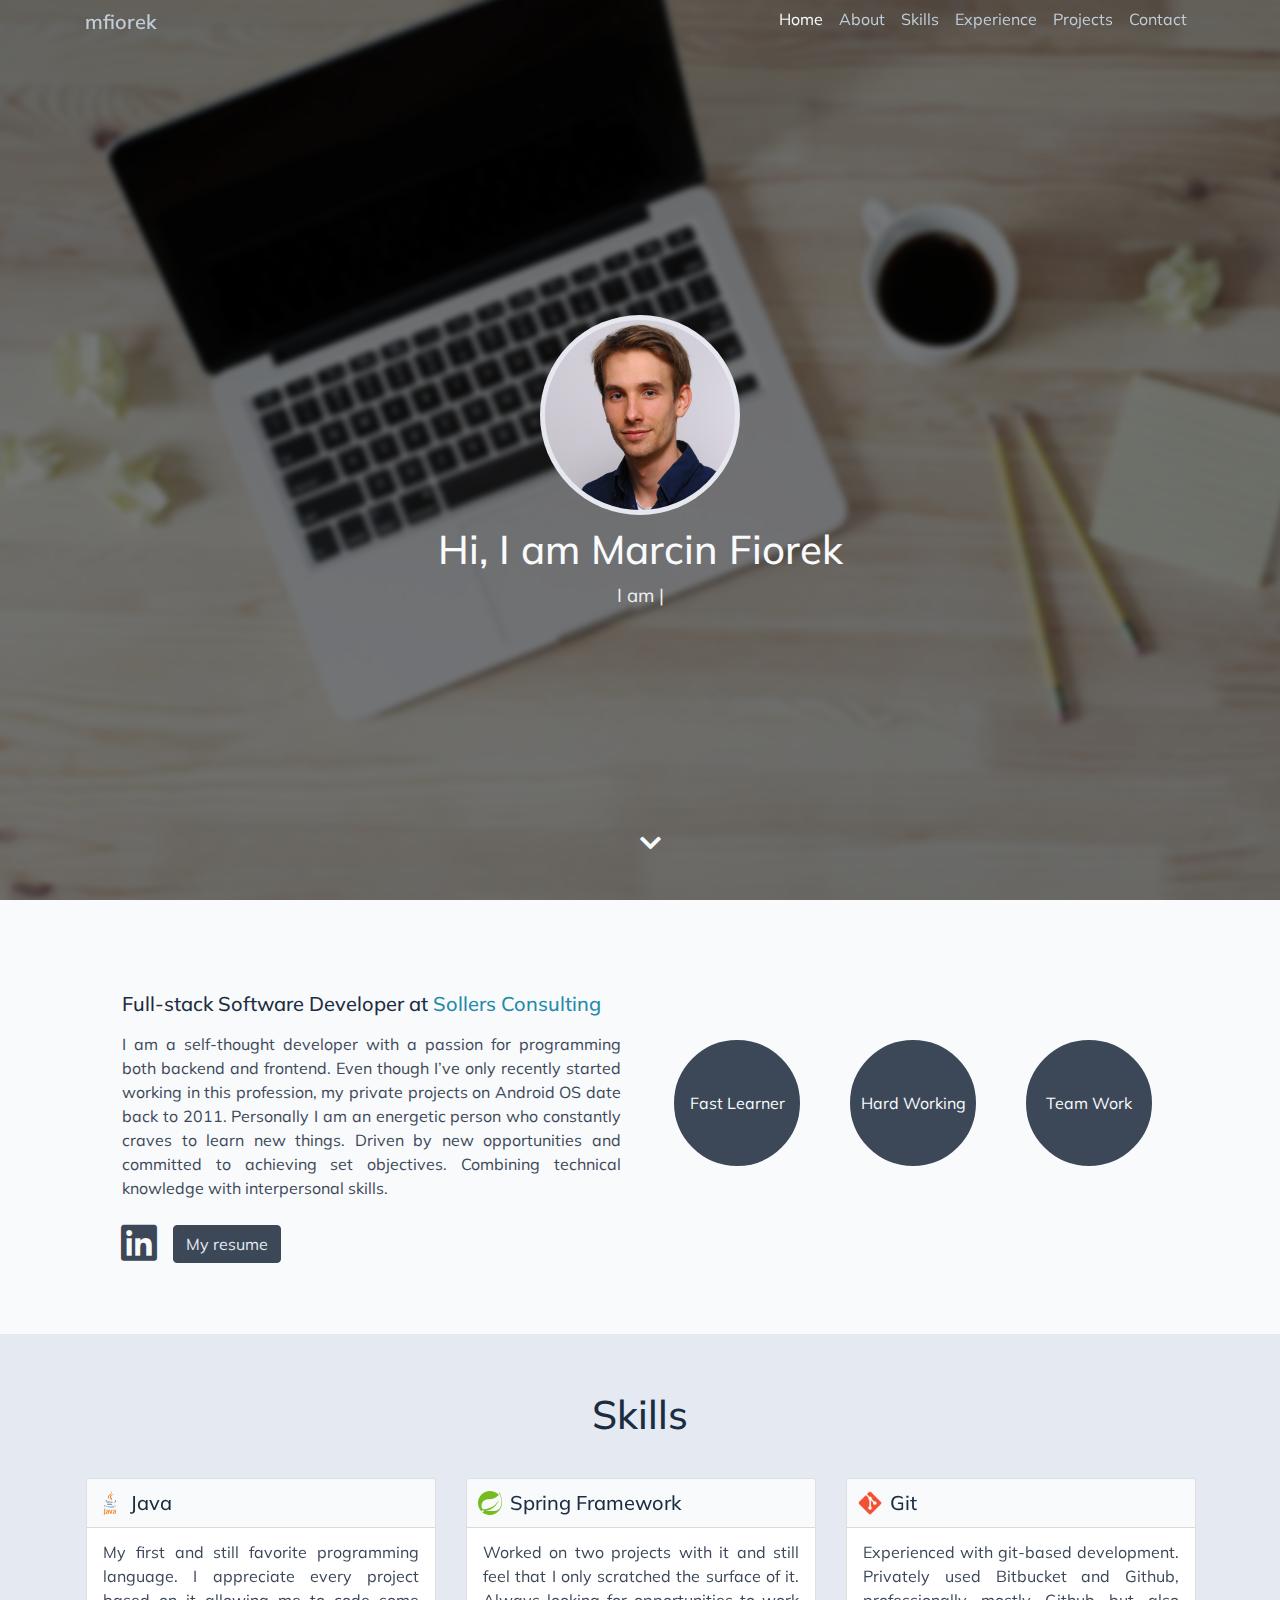
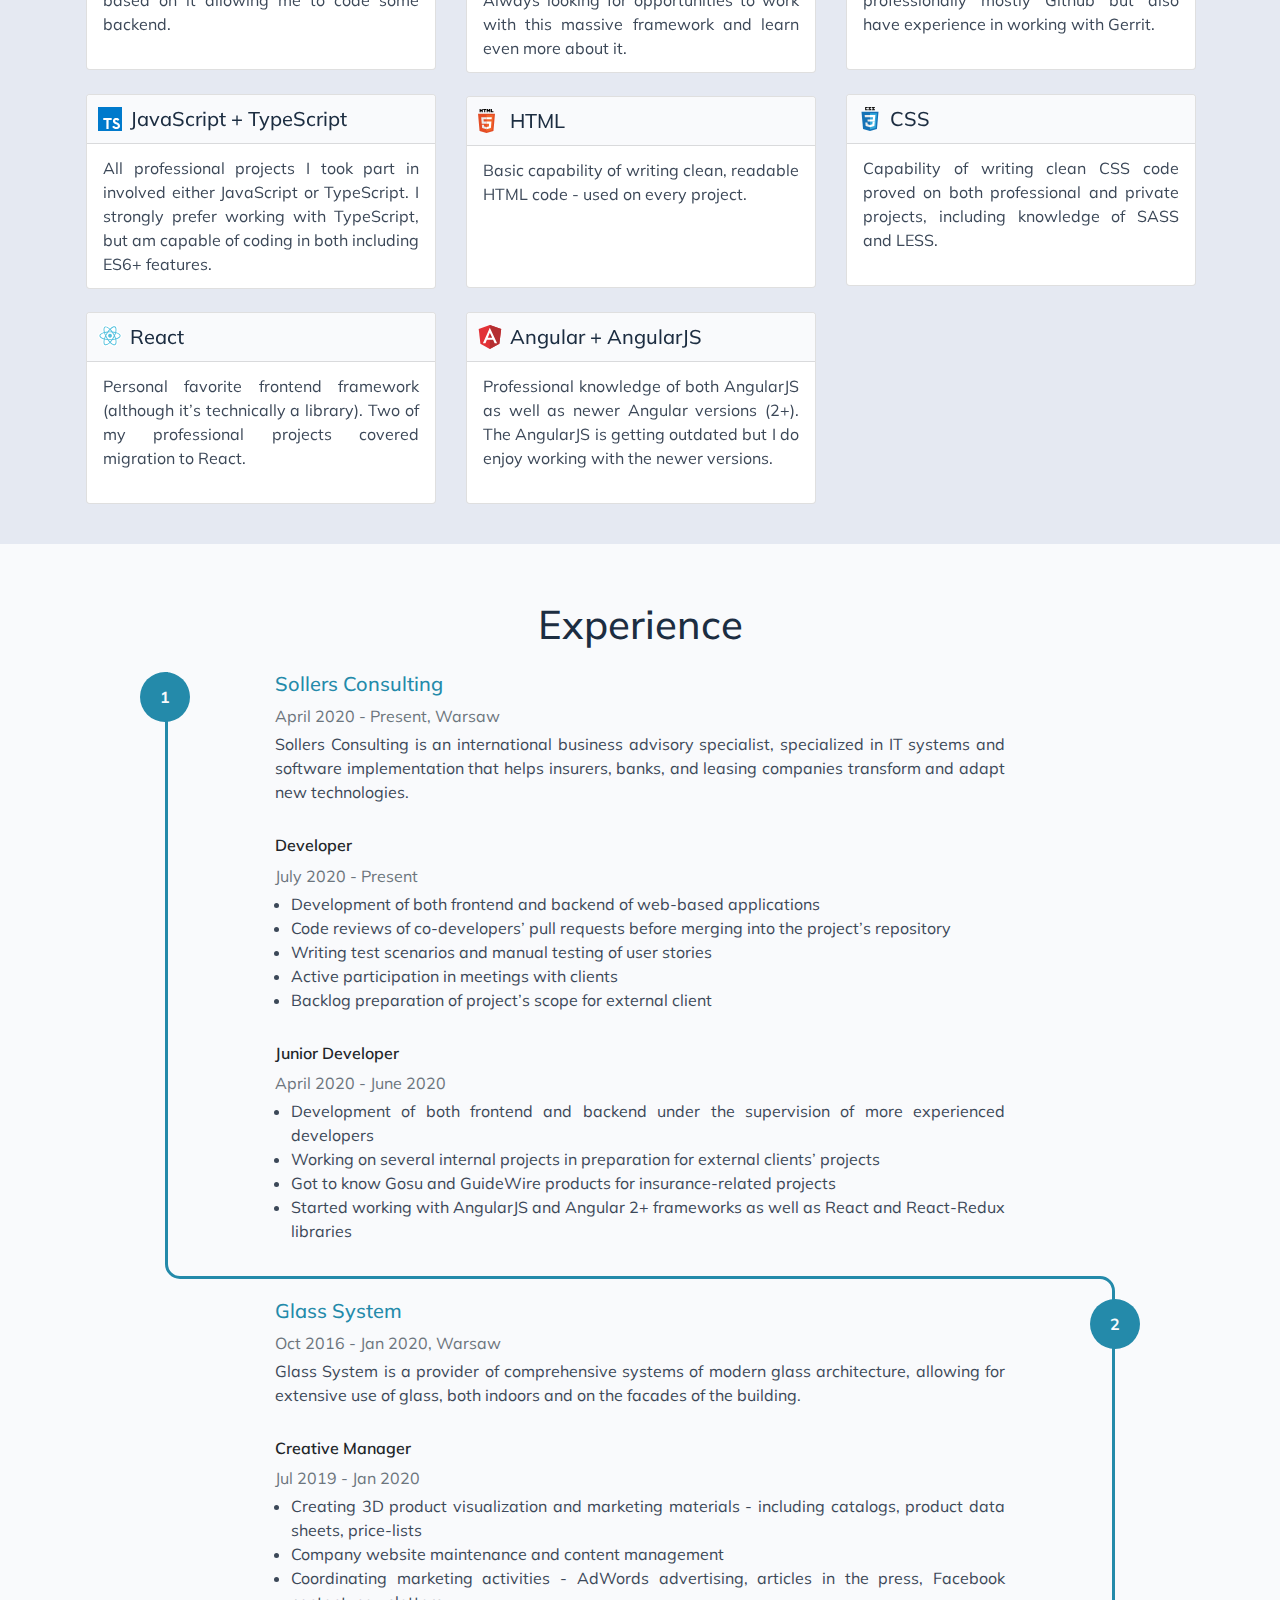
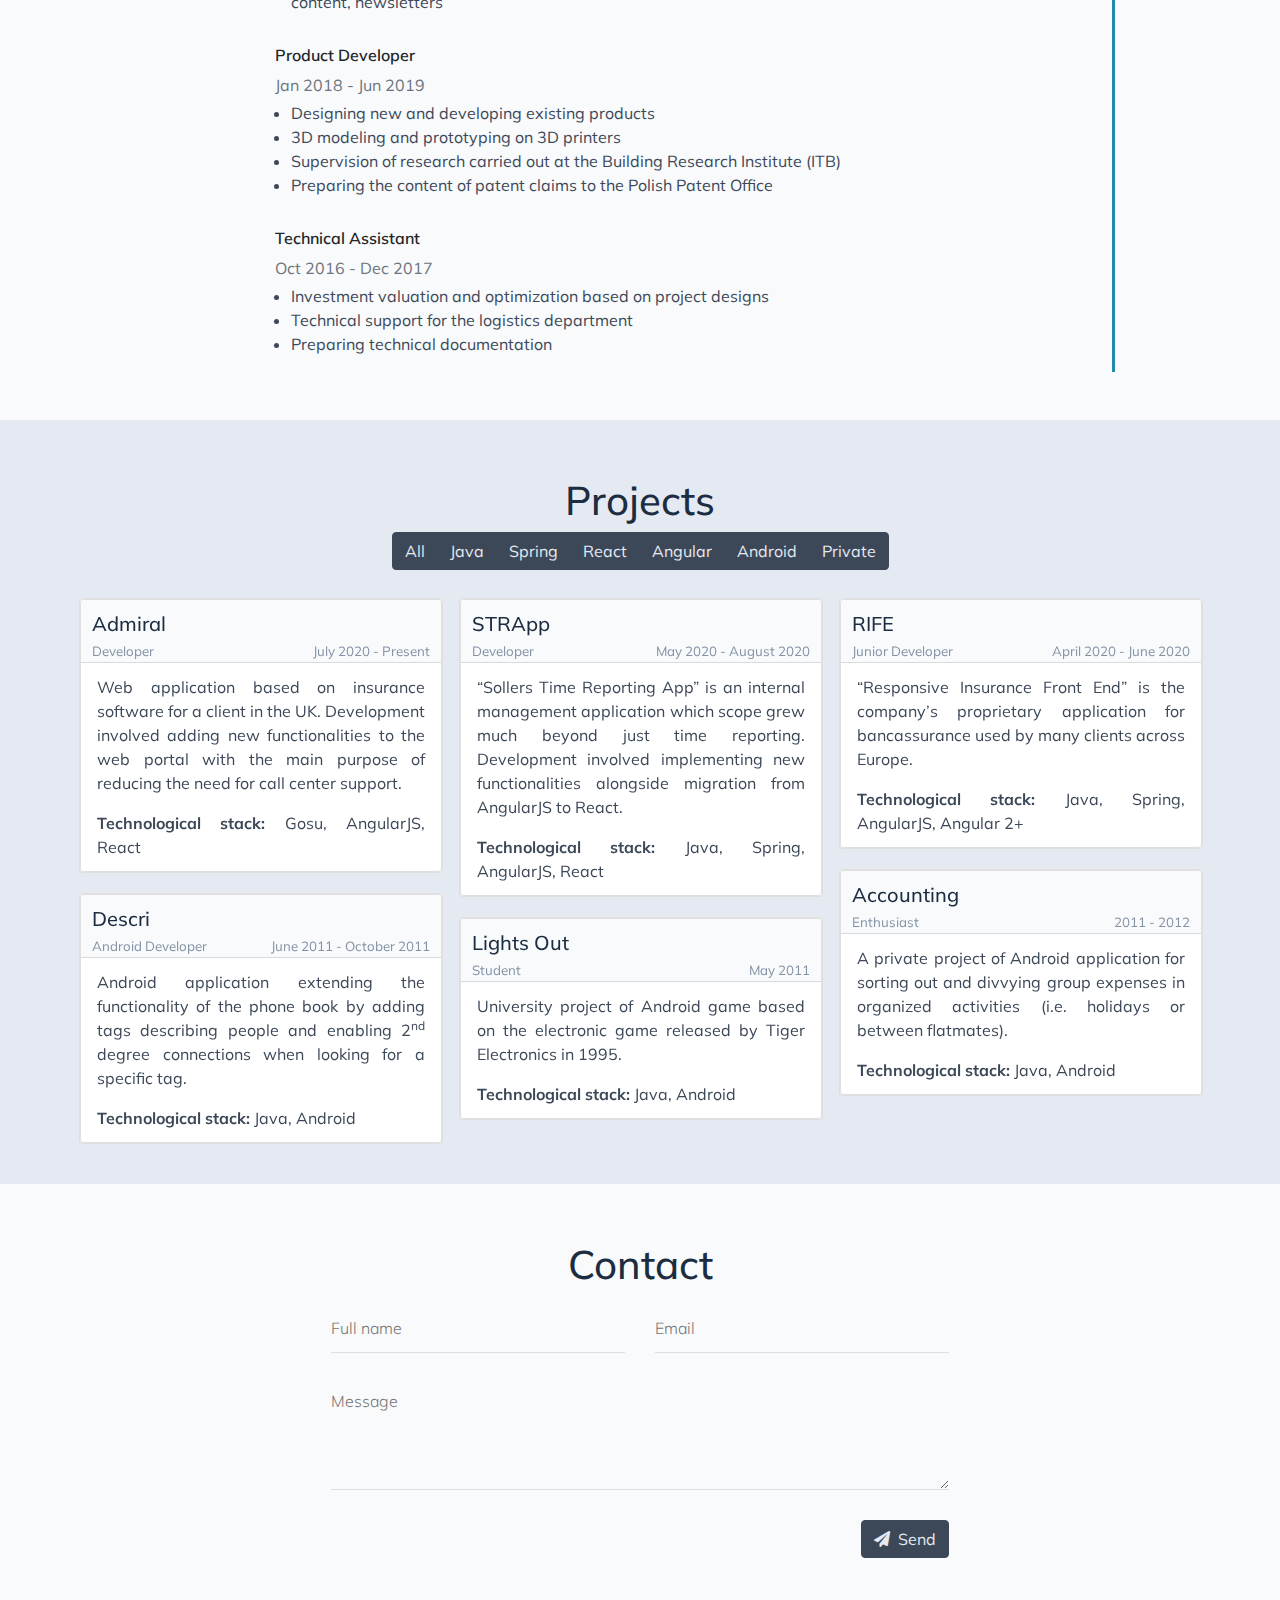
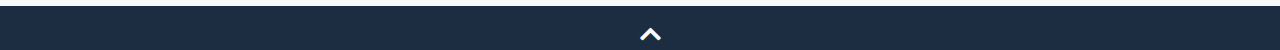
<file: index.html>
<!DOCTYPE html>
<html lang="en">
  <head>
	<meta name="generator" content="Hugo 0.73.0" />
    <title>mfiorek</title>
    <meta name="description" content="" />
    <meta charset="UTF-8" />
<meta name="viewport" content="width=device-width, initial-scale=1.0" />
<meta http-equiv="X-UA-Compatible" content="ie=edge" />


<link rel="stylesheet" href="/assets/css/bootstrap.min.css" />
<link rel="stylesheet" href="/assets/css/layouts/main.css" />
<link rel="stylesheet" href="/assets/css/style.css" />
<link rel="stylesheet" href="/assets/css/navigators/navbar.css" />


<link href="https://fonts.googleapis.com/css2?family=Muli:wght@300;400;500;600" rel="stylesheet">
<link rel="stylesheet" href="https://cdnjs.cloudflare.com/ajax/libs/font-awesome/5.11.2/css/all.min.css" />





<link rel="stylesheet" href="/assets/css/style.css" />

    <link rel="stylesheet" href="/assets/css/sections/home.css" />
    <link rel="stylesheet" href="/assets/css/sections/about.css" />
    <link rel="stylesheet" href="/assets/css/sections/skills.css" />
    <link rel="stylesheet" href="/assets/css/sections/experiences.css" />
    <link rel="stylesheet" href="/assets/css/sections/projects.css" />
    <link rel="stylesheet" href="/assets/css/sections/recent-posts.css" />
    <link rel="stylesheet" href="/assets/css/sections/achievements.css" />

    
    
  </head>
  <body data-spy="scroll" data-target="#top-navbar" data-offset="100">

    






  


<nav class="navbar navbar-expand-xl top-navbar initial-navbar" id="top-navbar">
  <div class="container">
    <a class="navbar-brand" href="/">mfiorek</a>
    <button
      class="navbar-toggler navbar-dark"
      id="navbar-toggler"
      type="button"
      data-toggle="collapse"
      data-target="#top-nav-items"
    >
      <span class="navbar-toggler-icon"></span>
    </button>

    <div class="collapse navbar-collapse" id="top-nav-items">
      <ul class="navbar-nav ml-auto">
        <li class="nav-item">
          <a class="nav-link" href="#home">Home</a>
        </li>
        
          
            
              <li class="nav-item">
                <a class="nav-link" href="#about">About</a>
              </li>
            
            
              <li class="nav-item">
                <a class="nav-link" href="#skills">Skills</a>
              </li>
            
            
              <li class="nav-item">
                <a class="nav-link" href="#experience">Experience</a>
              </li>
            
            
              <li class="nav-item">
                <a class="nav-link" href="#projects">Projects</a>
              </li>
            
            
            
              <li class="nav-item">
                <a class="nav-link" href="#contact">Contact</a>
              </li>
            
        
        
        
        
        
        
      </ul>
    </div>
  </div>
  
  <img src="http://mfiorek.github.io/assets/images/main-logo.png" class="d-none" id="main-logo">
  <img src="http://mfiorek.github.io/assets/images/inverted-logo.png" class="d-none" id="inverted-logo">
</nav>


  




  




  




  




  


<div class="container-fluid home" id="home">
  <div
    class="background container-fluid"
    style="background-image: url('http://mfiorek.github.io/images/desk.jpg');"
  ></div>
  <div class="container content text-center">
    <img src="http://mfiorek.github.io/images/mf.jpg"
      class="rounded-circle mx-auto d-block img-fluid"
    />
    <h1 class="greeting"> Hi, I am Marcin Fiorek</h1>
    <div class="typing-carousel">
      <span id="ityped" class="ityped"></span>
      <span class="ityped-cursor"></span>
    </div>
    <ul id="typing-carousel-data">
      
        
          <li>I am a Developer</li>
        
          <li>I love Java</li>
        
          <li>I work with Typescript</li>
        
          <li>I like React</li>
        
          <li>I know Angular</li>
        
          <li>I love to work as a full-stack</li>
        
      
    </ul>
    
      
        <a href="#about"><i class="arrow bounce fa fa-chevron-down"></i></a>
      
    
  </div>
</div>

    
    
      
    

    
      
      
        
          <div class="container-fluid section-holder d-flex bg-white">
            <div class="container anchor p-lg-5 about-section" id="about">
  <div class="row pt-sm-2 pt-md-4 align-self-center">
    
    <div class="col-sm-6">
    <h3 class="p-1"></h3>
      
      <h5 class="p-1">
        Full-stack Software Developer
        
          at <a href="https://www.sollers.eu" target=”_blank”>Sollers Consulting</a>
        
      </h5>
      
      <p class="p-1 text-justify">
        I am a self-thought developer with a passion for programming both backend and frontend. Even though I&rsquo;ve only recently started working in this profession, my private projects on Android OS date back to 2011. Personally I am an energetic person who constantly craves to learn new things. Driven by new opportunities and committed to achieving set objectives. Combining technical knowledge with interpersonal skills.
      </p>
      <div class="text-container ml-auto">
        <ul class="social-link d-flex">
          
          <li>
            
              <a href="https://www.linkedin.com/in/marcin-fiorek/" target="/"><i class="fab fa-linkedin fa-17rem"></i></a>
            
          </li>
          
          
          <li>
            <a href="http://mfiorek.github.io/files/CV_Marcin%20Fiorek.pdf" target="#">
              <button class="btn btn-dark">My resume</button>
            </a>
          </li>
          
        </ul>
      </div>
    </div>
    
    <div class="col-sm-6 pt-sm-5 pl-md-4 pl-sm-3 pt-0">
      <div class="row">
        
          <div class="col-6 col-lg-4 p-2">
  
  
  <div class="circular-progress sky">
    <span class="circular-progress-left">
      <span
        class="circular-progress-bar circular-progress-percentage-100"
        
      ></span>
    </span>
    <span class="circular-progress-right">
      <span
      class="circular-progress-bar"
      
      ></span>
    </span>
    <div class="circular-progress-value">Fast Learner</div>
  </div>
</div>

        
          <div class="col-6 col-lg-4 p-2">
  
  
  <div class="circular-progress green">
    <span class="circular-progress-left">
      <span
        class="circular-progress-bar circular-progress-percentage-100"
        
      ></span>
    </span>
    <span class="circular-progress-right">
      <span
      class="circular-progress-bar"
      
      ></span>
    </span>
    <div class="circular-progress-value">Hard Working</div>
  </div>
</div>

        
          <div class="col-6 col-lg-4 p-2">
  
  
  <div class="circular-progress yellow">
    <span class="circular-progress-left">
      <span
        class="circular-progress-bar circular-progress-percentage-100"
        
      ></span>
    </span>
    <span class="circular-progress-right">
      <span
      class="circular-progress-bar"
      
      ></span>
    </span>
    <div class="circular-progress-value">Team Work</div>
  </div>
</div>

        
      </div>
    </div>
  </div>
</div>

          </div>
          
          
            
          
        
      
        
          <div class="container-fluid section-holder d-flex bg-dimmed">
            <div class="container-fluid anchor pb-5 skills-section" id="skills">
  
    <h1 class="text-center">Skills</h1>
  
  <div class="container d-flex-block filtr-skills">
    <div class="row" id="primary-skills">
      
        <div class="col-xs-12 col-sm-6 col-lg-4 pt-2 filtr-item"
  data-category='all'
>
  <a class="skill-card-link" href="https://www.java.com/" target=”_blank”>
    <div class="card">
      <div class="card-head d-flex">
        
        <img class="card-img-xs" src="http://mfiorek.github.io/images/skills/java.svg" alt="Java" />
        
        <h5 class="card-title">Java</h5>
      </div>
      <div class="card-body">
        <p class="card-text">My first and still favorite programming language. I appreciate every project based on it allowing me to code some backend.</p>
      </div>
    </div>
  </a>
</div>

      
        <div class="col-xs-12 col-sm-6 col-lg-4 pt-2 filtr-item"
  data-category='all'
>
  <a class="skill-card-link" href="https://spring.io/" target=”_blank”>
    <div class="card">
      <div class="card-head d-flex">
        
        <img class="card-img-xs" src="http://mfiorek.github.io/images/skills/spring.svg" alt="Spring Framework" />
        
        <h5 class="card-title">Spring Framework</h5>
      </div>
      <div class="card-body">
        <p class="card-text">Worked on two projects with it and still feel that I only scratched the surface of it. Always looking for opportunities to work with this massive framework and learn even more about it.</p>
      </div>
    </div>
  </a>
</div>

      
        <div class="col-xs-12 col-sm-6 col-lg-4 pt-2 filtr-item"
  data-category='all'
>
  <a class="skill-card-link" href="https://git-scm.com/" target=”_blank”>
    <div class="card">
      <div class="card-head d-flex">
        
        <img class="card-img-xs" src="http://mfiorek.github.io/images/skills/git.png" alt="Git" />
        
        <h5 class="card-title">Git</h5>
      </div>
      <div class="card-body">
        <p class="card-text">Experienced with git-based development. Privately used Bitbucket and Github, professionally mostly Github but also have experience in working with Gerrit.</p>
      </div>
    </div>
  </a>
</div>

      
        <div class="col-xs-12 col-sm-6 col-lg-4 pt-2 filtr-item"
  data-category='all'
>
  <a class="skill-card-link" href="https://www.typescriptlang.org/" target=”_blank”>
    <div class="card">
      <div class="card-head d-flex">
        
        <img class="card-img-xs" src="http://mfiorek.github.io/images/skills/typescript.svg" alt="JavaScript &#43; TypeScript" />
        
        <h5 class="card-title">JavaScript &#43; TypeScript</h5>
      </div>
      <div class="card-body">
        <p class="card-text">All professional projects I took part in involved either JavaScript or TypeScript. I strongly prefer working with TypeScript, but am capable of coding in both including ES6+ features.</p>
      </div>
    </div>
  </a>
</div>

      
        <div class="col-xs-12 col-sm-6 col-lg-4 pt-2 filtr-item"
  data-category='all'
>
  <a class="skill-card-link" href="https://developer.mozilla.org/en-US/docs/Web/HTML" target=”_blank”>
    <div class="card">
      <div class="card-head d-flex">
        
        <img class="card-img-xs" src="http://mfiorek.github.io/images/skills/html.svg" alt="HTML" />
        
        <h5 class="card-title">HTML</h5>
      </div>
      <div class="card-body">
        <p class="card-text">Basic capability of writing clean, readable HTML code - used on every project.</p>
      </div>
    </div>
  </a>
</div>

      
        <div class="col-xs-12 col-sm-6 col-lg-4 pt-2 filtr-item"
  data-category='all'
>
  <a class="skill-card-link" href="https://developer.mozilla.org/en-US/docs/Web/CSS" target=”_blank”>
    <div class="card">
      <div class="card-head d-flex">
        
        <img class="card-img-xs" src="http://mfiorek.github.io/images/skills/css.svg" alt="CSS" />
        
        <h5 class="card-title">CSS</h5>
      </div>
      <div class="card-body">
        <p class="card-text">Capability of writing clean CSS code proved on both professional and private projects, including knowledge of SASS and LESS.</p>
      </div>
    </div>
  </a>
</div>

      
        <div class="col-xs-12 col-sm-6 col-lg-4 pt-2 filtr-item"
  data-category='all'
>
  <a class="skill-card-link" href="https://reactjs.org/" target=”_blank”>
    <div class="card">
      <div class="card-head d-flex">
        
        <img class="card-img-xs" src="http://mfiorek.github.io/images/skills/react.svg" alt="React" />
        
        <h5 class="card-title">React</h5>
      </div>
      <div class="card-body">
        <p class="card-text">Personal favorite frontend framework (although it&rsquo;s technically a library). Two of my professional projects covered migration to React.</p>
      </div>
    </div>
  </a>
</div>

      
        <div class="col-xs-12 col-sm-6 col-lg-4 pt-2 filtr-item"
  data-category='all'
>
  <a class="skill-card-link" href="https://angular.io/" target=”_blank”>
    <div class="card">
      <div class="card-head d-flex">
        
        <img class="card-img-xs" src="http://mfiorek.github.io/images/skills/angular.svg" alt="Angular &#43; AngularJS" />
        
        <h5 class="card-title">Angular &#43; AngularJS</h5>
      </div>
      <div class="card-body">
        <p class="card-text">Professional knowledge of both AngularJS as well as newer Angular versions (2+). The AngularJS is getting outdated but I do enjoy working with the newer versions.</p>
      </div>
    </div>
  </a>
</div>

      
    </div>
  </div>
</div>

          </div>
          
          
            
          
        
      
        
          <div class="container-fluid section-holder d-flex bg-white">
            <div class="container-fluid anchor pb-5 experiences-section" id="experience">
  
    <h1 class="text-center">Experience</h1>
  

  <div class="container timeline text-justify">
   
   
     
       <div class="row align-items-center  d-flex">
         <div class="col-1 col-lg-2 text-center vertical-line d-inline-flex justify-content-center">
  <div class="circle font-weight-bold">1</div>
</div>

         
  <div class="col-10 col-lg-8">
    <div class="experience-entry-heading">
        
        <h5><a href=https://www.sollers.eu target=”_blank”>Sollers Consulting</a></h5>

        
        
        
        <p class="text-muted">
            April 2020 - Present,
            Warsaw
        </p>
        
        <p>Sollers Consulting is an international business advisory specialist, specialized in IT systems and software implementation that helps insurers, banks, and leasing companies transform and adapt new technologies.</p>
    </div>
    
    <div class="positions">
    
        <h6 class="designation">Developer</h6>
        <p class="text-muted">July 2020 -  Present </p>
        
        <ul class="justify-content-around">
        
            <li>Development of both frontend and backend of web-based applications</li>
        
            <li>Code reviews of co-developers&rsquo; pull requests before merging into the project&rsquo;s repository</li>
        
            <li>Writing test scenarios and manual testing of user stories</li>
        
            <li>Active participation in meetings with clients</li>
        
            <li>Backlog preparation of project&rsquo;s scope for external client</li>
        
        </ul>
    
        <h6 class="designation">Junior Developer</h6>
        <p class="text-muted">April 2020 -  June 2020 </p>
        
        <ul class="justify-content-around">
        
            <li>Development of both frontend and backend under the supervision of more experienced developers</li>
        
            <li>Working on several internal projects in preparation for external clients&rsquo; projects</li>
        
            <li>Got to know Gosu and GuideWire products for insurance-related projects</li>
        
            <li>Started working with AngularJS and Angular 2+ frameworks as well as React and React-Redux libraries</li>
        
        </ul>
    
    </div>
</div>



       </div>
     
     
       <div class="row horizontal-line">
  <div class="col-1 col-lg-2 timeline-side-div">
    <div class="corner"></div>
  </div>
  <div class="col-10 col-lg-8">
    <hr />
  </div>
  <div class="col-1 col-lg-2 timeline-side-div">
    <div class="corner"></div>
  </div>
</div>

     
   
     
       <div class="row align-items-center justify-content-end d-flex">
         
  <div class="col-10 col-lg-8">
    <div class="experience-entry-heading">
        
        <h5><a href=https://www.glasssystem.com target=”_blank”>Glass System</a></h5>

        
        
        
        <p class="text-muted">
            Oct 2016 - Jan 2020,
            Warsaw
        </p>
        
        <p>Glass System is a provider of comprehensive systems of modern glass architecture, allowing for extensive use of glass, both indoors and on the facades of the building.</p>
    </div>
    
    <div class="positions">
    
        <h6 class="designation">Creative Manager</h6>
        <p class="text-muted">Jul 2019 -  Jan 2020 </p>
        
        <ul class="justify-content-around">
        
            <li>Creating 3D product visualization and marketing materials - including catalogs, product data sheets, price-lists</li>
        
            <li>Company website maintenance and content management</li>
        
            <li>Coordinating marketing activities - AdWords advertising, articles in the press, Facebook content, newsletters</li>
        
        </ul>
    
        <h6 class="designation">Product Developer</h6>
        <p class="text-muted">Jan 2018 -  Jun 2019 </p>
        
        <ul class="justify-content-around">
        
            <li>Designing new and developing existing products</li>
        
            <li>3D modeling and prototyping on 3D printers</li>
        
            <li>Supervision of research carried out at the Building Research Institute (ITB)</li>
        
            <li>Preparing the content of patent claims to the Polish Patent Office</li>
        
        </ul>
    
        <h6 class="designation">Technical Assistant</h6>
        <p class="text-muted">Oct 2016 -  Dec 2017 </p>
        
        <ul class="justify-content-around">
        
            <li>Investment valuation and optimization based on project designs</li>
        
            <li>Technical support for the logistics department</li>
        
            <li>Preparing technical documentation</li>
        
        </ul>
    
    </div>
</div>



         <div class="col-1 col-lg-2 text-center vertical-line d-inline-flex justify-content-center">
  <div class="circle font-weight-bold">2</div>
</div>

       </div>
     
     
   
  </div>
</div>

          </div>
          
          
            
          
        
      
        
          <div class="container-fluid section-holder d-flex bg-dimmed">
            <div class="container-fluid anchor pb-5 projects-section" id="projects">
  
    <h1 class="text-center">Projects</h1>
  
  <div class="container ml-auto text-center">
    <div class="btn-group flex-wrap" role="group" id="project-filter-buttons">
      
      <button type="button" class="btn btn-dark" data-filter="all">
        All
      </button>
      
      <button type="button" class="btn btn-dark" data-filter="java">
        Java
      </button>
      
      <button type="button" class="btn btn-dark" data-filter="spring">
        Spring
      </button>
      
      <button type="button" class="btn btn-dark" data-filter="react">
        React
      </button>
      
      <button type="button" class="btn btn-dark" data-filter="angular">
        Angular
      </button>
      
      <button type="button" class="btn btn-dark" data-filter="android">
        Android
      </button>
      
      <button type="button" class="btn btn-dark" data-filter="private">
        Private
      </button>
      
    </div>
  </div>
  <div class="container filtr-projects">
    <div class="row" id="project-card-holder">
      
        <div
  class="col-sm-12 col-md-6 col-lg-4 p-2 filtr-item"
  data-category='all, angular,react'
>
  <div class="card mt-1">
    <div class="card">
      <a class="card-header">
        <div>
          <div class="d-flex">
            
            <h5 class="card-title mb-0">Admiral</h5>
          </div>
          <div class="sub-title">
            <span>Developer</span>
            <span>July 2020 - Present</span>
          </div>
        </div>
      </a>
      <div class="card-body text-justify pt-1 pb-1">
        <p>Web application based on insurance software for a client in the UK. Development involved adding new functionalities to the web portal with the main purpose of reducing the need for call center support.</p>
        
            <p><b>Technological&nbsp;stack:</b> Gosu, AngularJS, React</p>
            
        <span class="float-right">
          
        </span>
      </div>
    </div>
  </div>
</div>

      
        <div
  class="col-sm-12 col-md-6 col-lg-4 p-2 filtr-item"
  data-category='all, java,spring,angular,react'
>
  <div class="card mt-1">
    <div class="card">
      <a class="card-header">
        <div>
          <div class="d-flex">
            
            <h5 class="card-title mb-0">STRApp</h5>
          </div>
          <div class="sub-title">
            <span>Developer</span>
            <span>May 2020 - August 2020</span>
          </div>
        </div>
      </a>
      <div class="card-body text-justify pt-1 pb-1">
        <p>&ldquo;Sollers Time Reporting App&rdquo; is an internal management application which scope grew much beyond just time reporting. Development involved implementing new functionalities alongside migration from AngularJS to React.</p>
        
            <p><b>Technological&nbsp;stack:</b> Java, Spring, AngularJS, React</p>
            
        <span class="float-right">
          
        </span>
      </div>
    </div>
  </div>
</div>

      
        <div
  class="col-sm-12 col-md-6 col-lg-4 p-2 filtr-item"
  data-category='all, java,spring,angular'
>
  <div class="card mt-1">
    <div class="card">
      <a class="card-header">
        <div>
          <div class="d-flex">
            
            <h5 class="card-title mb-0">RIFE</h5>
          </div>
          <div class="sub-title">
            <span>Junior Developer</span>
            <span>April 2020 - June 2020</span>
          </div>
        </div>
      </a>
      <div class="card-body text-justify pt-1 pb-1">
        <p>&ldquo;Responsive Insurance Front End&rdquo; is the company’s proprietary application for bancassurance used by many clients across Europe.</p>
        
            <p><b>Technological&nbsp;stack:</b> Java, Spring, AngularJS, Angular 2+</p>
            
        <span class="float-right">
          
        </span>
      </div>
    </div>
  </div>
</div>

      
        <div
  class="col-sm-12 col-md-6 col-lg-4 p-2 filtr-item"
  data-category='all, java,android,private'
>
  <div class="card mt-1">
    <div class="card">
      <a class="card-header">
        <div>
          <div class="d-flex">
            
            <h5 class="card-title mb-0">Descri</h5>
          </div>
          <div class="sub-title">
            <span>Android Developer</span>
            <span>June 2011 - October 2011</span>
          </div>
        </div>
      </a>
      <div class="card-body text-justify pt-1 pb-1">
        <p>Android application extending the functionality of the phone book by adding tags describing people and enabling 2<sup>nd</sup> degree connections when looking for a specific tag.</p>
        
            <p><b>Technological&nbsp;stack:</b> Java, Android</p>
            
        <span class="float-right">
          
        </span>
      </div>
    </div>
  </div>
</div>

      
        <div
  class="col-sm-12 col-md-6 col-lg-4 p-2 filtr-item"
  data-category='all, java,android,private'
>
  <div class="card mt-1">
    <div class="card">
      <a class="card-header">
        <div>
          <div class="d-flex">
            
            <h5 class="card-title mb-0">Lights Out</h5>
          </div>
          <div class="sub-title">
            <span>Student</span>
            <span>May 2011</span>
          </div>
        </div>
      </a>
      <div class="card-body text-justify pt-1 pb-1">
        <p>University project of Android game based on the electronic game released by Tiger Electronics in 1995.</p>
        
            <p><b>Technological&nbsp;stack:</b> Java, Android</p>
            
        <span class="float-right">
          
        </span>
      </div>
    </div>
  </div>
</div>

      
        <div
  class="col-sm-12 col-md-6 col-lg-4 p-2 filtr-item"
  data-category='all, java,android,private'
>
  <div class="card mt-1">
    <div class="card">
      <a class="card-header">
        <div>
          <div class="d-flex">
            
            <h5 class="card-title mb-0">Accounting</h5>
          </div>
          <div class="sub-title">
            <span>Enthusiast</span>
            <span>2011 - 2012</span>
          </div>
        </div>
      </a>
      <div class="card-body text-justify pt-1 pb-1">
        <p>A private project of Android application for sorting out and divvying group expenses in organized activities (i.e. holidays or between flatmates).</p>
        
            <p><b>Technological&nbsp;stack:</b> Java, Android</p>
            
        <span class="float-right">
          
        </span>
      </div>
    </div>
  </div>
</div>

      
    </div>
  </div>
</div>

          </div>
          
          
            
          
        
      
        
      
        
          <div class="container-fluid section-holder d-flex bg-white">
            <div class="container-fluid anchor pb-5" id="contact">
    
    <h1 class="text-center">Contact</h1>
    
    <div class="container d-flex justify-content-center">
        <div class="col-12 col-lg-7 text-right">
            <form action="https://formsubmit.co/715e4786add8ff4dc36060781f82097d" method="POST">
                <input type="hidden" name="_captcha" value="false">
                <input type="hidden" name="_next" value="http://mfiorek.github.io/#contact">
                <input type="hidden" name="_subject" value="Contact via form on mfiorek.github.io">
                <div class="row pt-2">
                    <div class="col-12 col-sm-6">
                        <input class="form-input" type="text" name="sender_name" placeholder="Full name" required/>
                    </div>
                    <div class="col-12 col-sm-6">
                        <input class="form-input" type="email" name="email" placeholder="Email" required/>
                    </div>
                </div>
                <div class="row pt-4">
                    <div class="col-12">
                        <textarea class="form-input" name="message" cols="30" rows="3" placeholder="Message" required></textarea>
                    </div>
                </div>
                <div class="row pt-4">
                    <div class="col-12">
                        <button type="submit" class="btn btn-dark">
                            <i class="pr-1 fas fa-paper-plane"></i> Send
                        </button>
                    </div>
                </div>
            </form>
        </div>
    </div>
</div>
          </div>
          
          
            
          
        
      
    

    

  
  
    
  


<footer class="container-fluid text-center align-content-center footer pb-2">
  <div class="p-4">
    <a href="#home"><i class="arrow-up bounce-up fa fa-chevron-up"></i></a>
  </div>
  <div class="container">
    <div class="col-md-12 text-center pt-2">© 2020 Copyright.</div>
  </div>
</footer>

    <script src="/assets/js/jquery-3.4.1.min.js"></script>
<script src="/assets/js/popper.min.js"></script>
<script src="/assets/js/bootstrap.min.js"></script>

<script src="/assets/js/navbar.js"></script>
<script src="/assets/js/main.js"></script>


    
    <script src="/assets/js/itype.min.js"></script>
    <script src="/assets/js/github-button.js"></script>
    <script src="/assets/js/home.js"></script>
    <script src="/assets/js/jquery.filterizr.min.js"></script>
  </body>
</html>
</file>
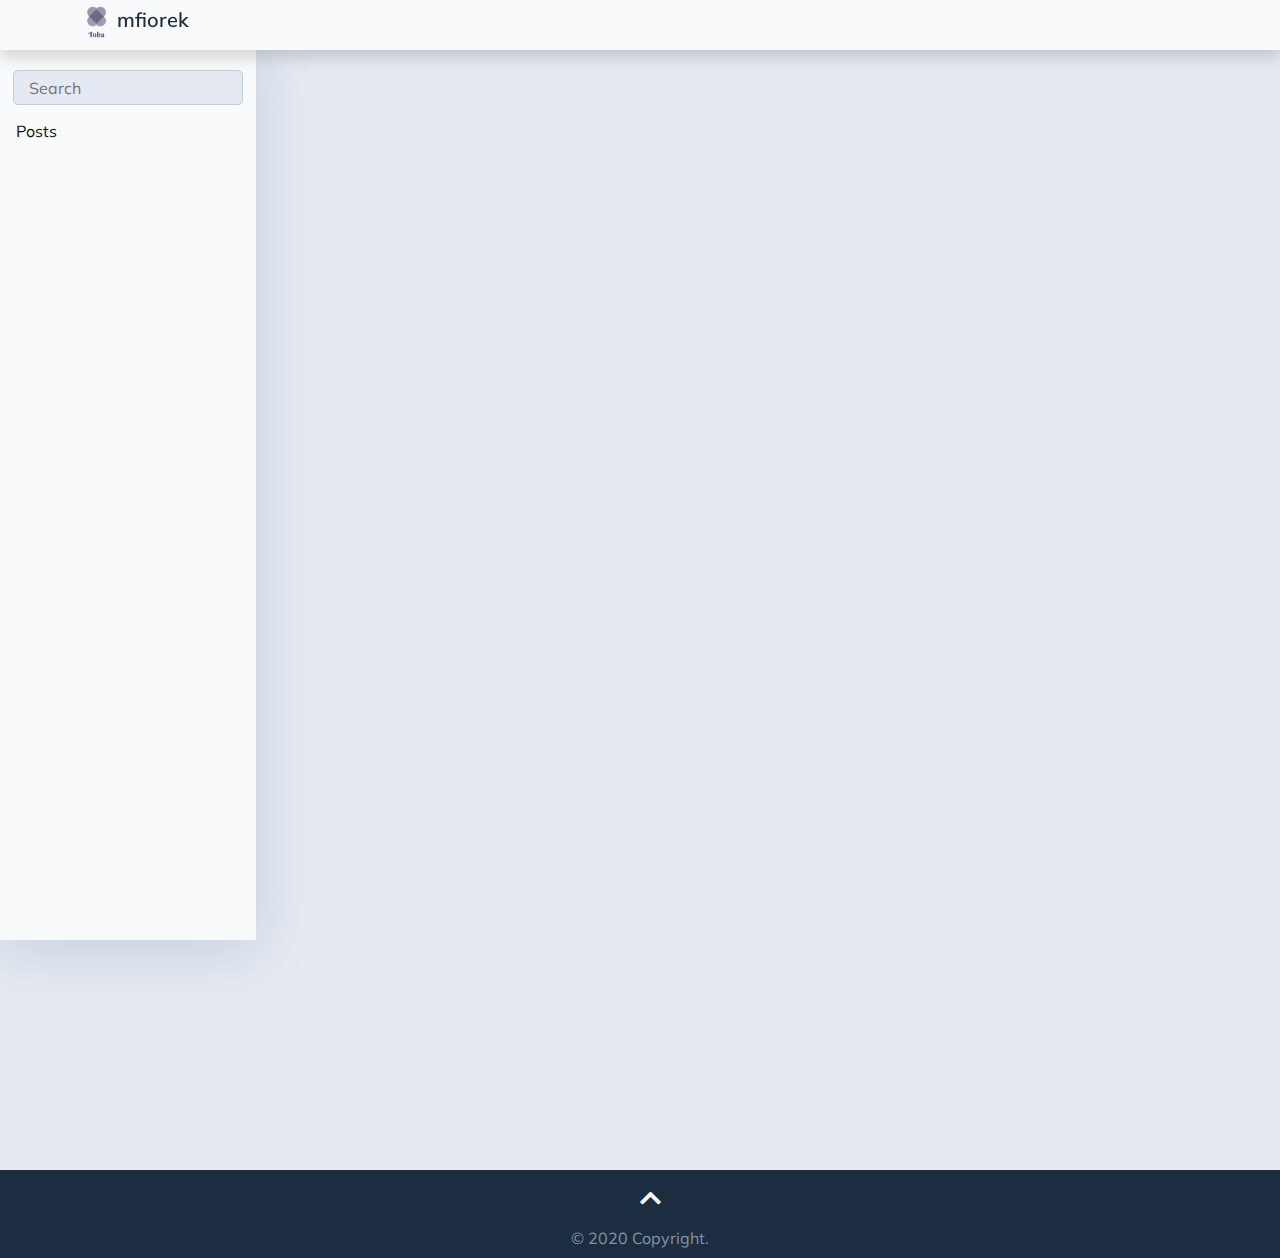
<file: categories/index.html>
<!DOCTYPE html>
<html>
  <head>
    <title>Categories</title>
    <meta charset="UTF-8" />
<meta name="viewport" content="width=device-width, initial-scale=1.0" />
<meta http-equiv="X-UA-Compatible" content="ie=edge" />


<link rel="stylesheet" href="/assets/css/bootstrap.min.css" />
<link rel="stylesheet" href="/assets/css/layouts/main.css" />
<link rel="stylesheet" href="/assets/css/style.css" />
<link rel="stylesheet" href="/assets/css/navigators/navbar.css" />


<link href="https://fonts.googleapis.com/css2?family=Muli:wght@300;400;500;600" rel="stylesheet">
<link rel="stylesheet" href="https://cdnjs.cloudflare.com/ajax/libs/font-awesome/5.11.2/css/all.min.css" />





<link rel="stylesheet" href="/assets/css/style.css" />

    
    <link rel="stylesheet" href="/assets/css/layouts/list.css">
    <link rel="stylesheet" href="/assets/css/navigators/sidebar.css">


    
    
  </head>

  <body data-spy="scroll" data-target="#TableOfContents" data-offset="80">
    <div class="container-fluid bg-dimmed wrapper">
      
      
    




<nav class="navbar navbar-expand-xl top-navbar final-navbar shadow">
  <div class="container">
      <button class="navbar-toggler navbar-light" id="sidebar-toggler" type="button" onclick="toggleSidebar()">
      <span class="navbar-toggler-icon"></span>
    </button>
    <a class="navbar-brand" href="/">
      <img src="http://mfiorek.github.io/assets/images/main-logo.png">mfiorek</a>
    <button class="navbar-toggler navbar-light" id="toc-toggler" type="button" onclick="toggleTOC()">
      <span class="navbar-toggler-icon"></span>
    </button>

    <div class="collapse navbar-collapse lang-selector" id="top-nav-items">
      <ul class="navbar-nav ml-auto">
      
      </ul>
    </div>
  </div>
  
  <img src="http://mfiorek.github.io/assets/images/main-logo.png" class="d-none" id="main-logo">
  <img src="http://mfiorek.github.io/assets/images/inverted-logo.png" class="d-none" id="inverted-logo">
</nav>



      
      
  
  

  <section class="sidebar-section" id="sidebar-section">
    <div class="sidebar-holder">
      <div class="sidebar" id="sidebar">
        <input type="text" value="" placeholder="Search" data-search="" id="search-box" />
        <div class="sidebar-tree">
          <ul class="tree" id="tree">
            <li id="list-heading"><a href="http://mfiorek.github.io/posts" data-filter="all">Posts</a></li>
            <div class="subtree">
                

            </div>
          </ul>
        </div>
      </div>
    </div>
  </section>


      
      
<section class="content-section" id="content-section">
  <div class="content container-fluid" id="content">
    <div class="container-fluid post-card-holder" id="post-card-holder">
      
      
    </div>
    <div class="paginator">
      


    </div>
  </div>
</section>


      
       
    </div>

    

  
  
    
  


<footer class="container-fluid text-center align-content-center footer pb-2">
  <div class="p-4">
    <a href="#home"><i class="arrow-up bounce-up fa fa-chevron-up"></i></a>
  </div>
  <div class="container">
    <div class="col-md-12 text-center pt-2">© 2020 Copyright.</div>
  </div>
</footer>

    <script src="/assets/js/jquery-3.4.1.min.js"></script>
<script src="/assets/js/popper.min.js"></script>
<script src="/assets/js/bootstrap.min.js"></script>

<script src="/assets/js/navbar.js"></script>
<script src="/assets/js/main.js"></script>


    
    
    <script src="/assets/js/list.js"></script>

  </body>
</html>
</file>
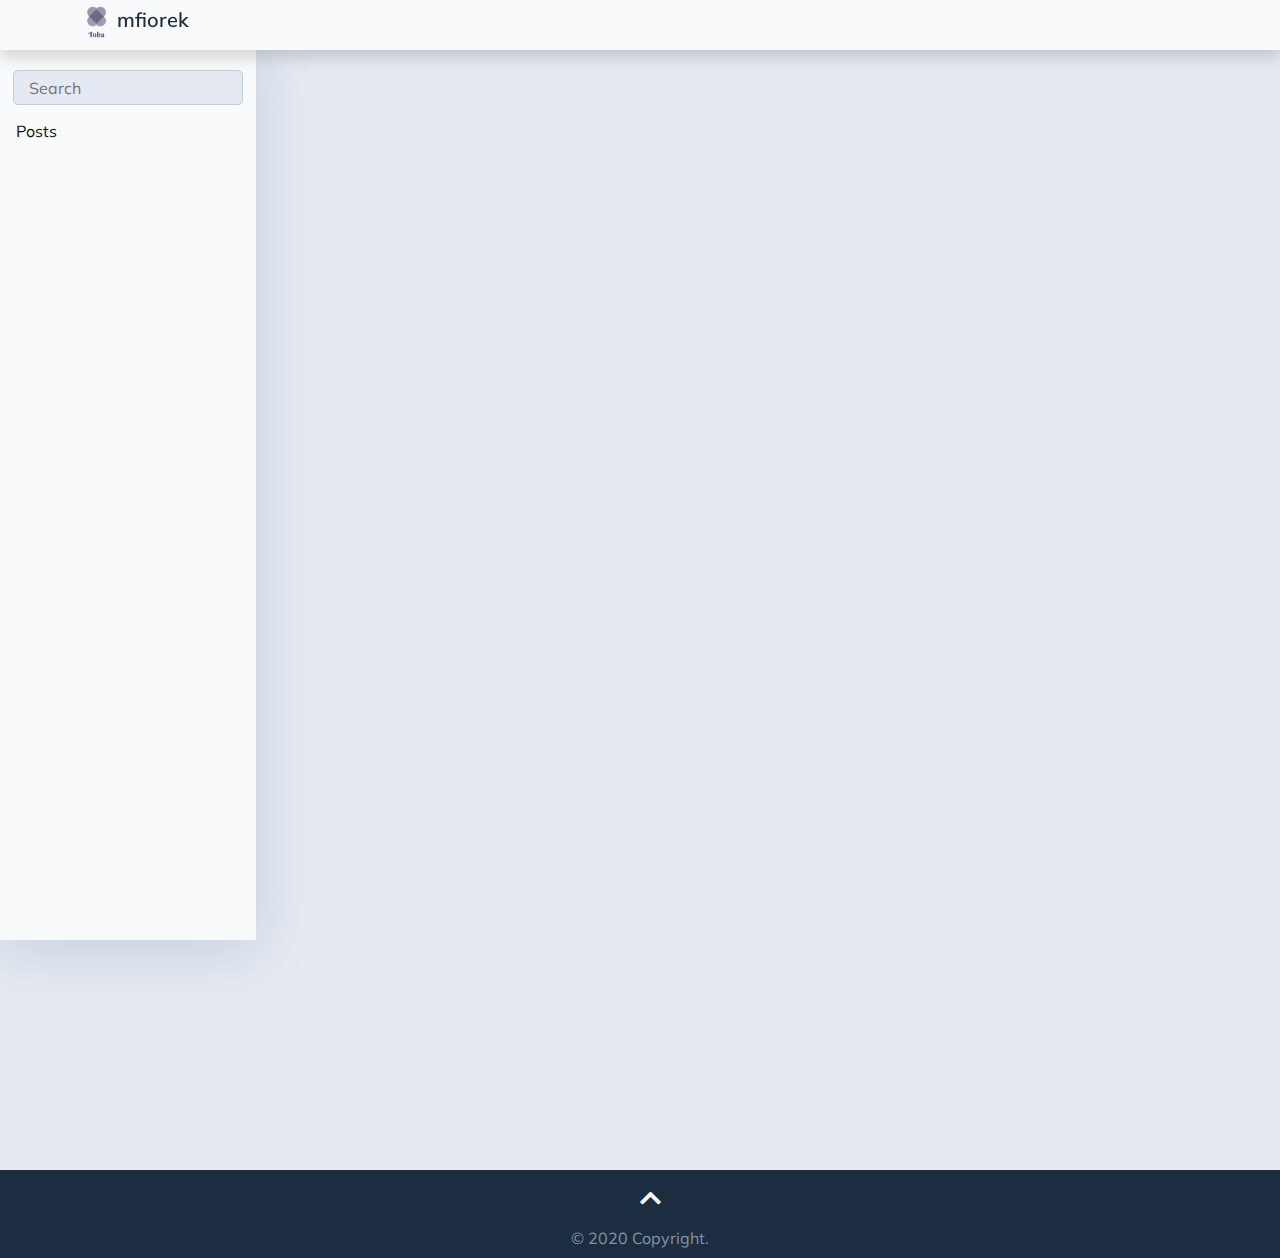
<file: tags/index.html>
<!DOCTYPE html>
<html>
  <head>
    <title>Tags</title>
    <meta charset="UTF-8" />
<meta name="viewport" content="width=device-width, initial-scale=1.0" />
<meta http-equiv="X-UA-Compatible" content="ie=edge" />


<link rel="stylesheet" href="/assets/css/bootstrap.min.css" />
<link rel="stylesheet" href="/assets/css/layouts/main.css" />
<link rel="stylesheet" href="/assets/css/style.css" />
<link rel="stylesheet" href="/assets/css/navigators/navbar.css" />


<link href="https://fonts.googleapis.com/css2?family=Muli:wght@300;400;500;600" rel="stylesheet">
<link rel="stylesheet" href="https://cdnjs.cloudflare.com/ajax/libs/font-awesome/5.11.2/css/all.min.css" />





<link rel="stylesheet" href="/assets/css/style.css" />

    
    <link rel="stylesheet" href="/assets/css/layouts/list.css">
    <link rel="stylesheet" href="/assets/css/navigators/sidebar.css">


    
    
  </head>

  <body data-spy="scroll" data-target="#TableOfContents" data-offset="80">
    <div class="container-fluid bg-dimmed wrapper">
      
      
    




<nav class="navbar navbar-expand-xl top-navbar final-navbar shadow">
  <div class="container">
      <button class="navbar-toggler navbar-light" id="sidebar-toggler" type="button" onclick="toggleSidebar()">
      <span class="navbar-toggler-icon"></span>
    </button>
    <a class="navbar-brand" href="/">
      <img src="http://mfiorek.github.io/assets/images/main-logo.png">mfiorek</a>
    <button class="navbar-toggler navbar-light" id="toc-toggler" type="button" onclick="toggleTOC()">
      <span class="navbar-toggler-icon"></span>
    </button>

    <div class="collapse navbar-collapse lang-selector" id="top-nav-items">
      <ul class="navbar-nav ml-auto">
      
      </ul>
    </div>
  </div>
  
  <img src="http://mfiorek.github.io/assets/images/main-logo.png" class="d-none" id="main-logo">
  <img src="http://mfiorek.github.io/assets/images/inverted-logo.png" class="d-none" id="inverted-logo">
</nav>



      
      
  
  

  <section class="sidebar-section" id="sidebar-section">
    <div class="sidebar-holder">
      <div class="sidebar" id="sidebar">
        <input type="text" value="" placeholder="Search" data-search="" id="search-box" />
        <div class="sidebar-tree">
          <ul class="tree" id="tree">
            <li id="list-heading"><a href="http://mfiorek.github.io/posts" data-filter="all">Posts</a></li>
            <div class="subtree">
                

            </div>
          </ul>
        </div>
      </div>
    </div>
  </section>


      
      
<section class="content-section" id="content-section">
  <div class="content container-fluid" id="content">
    <div class="container-fluid post-card-holder" id="post-card-holder">
      
      
    </div>
    <div class="paginator">
      


    </div>
  </div>
</section>


      
       
    </div>

    

  
  
    
  


<footer class="container-fluid text-center align-content-center footer pb-2">
  <div class="p-4">
    <a href="#home"><i class="arrow-up bounce-up fa fa-chevron-up"></i></a>
  </div>
  <div class="container">
    <div class="col-md-12 text-center pt-2">© 2020 Copyright.</div>
  </div>
</footer>

    <script src="/assets/js/jquery-3.4.1.min.js"></script>
<script src="/assets/js/popper.min.js"></script>
<script src="/assets/js/bootstrap.min.js"></script>

<script src="/assets/js/navbar.js"></script>
<script src="/assets/js/main.js"></script>


    
    
    <script src="/assets/js/list.js"></script>

  </body>
</html>
</file>
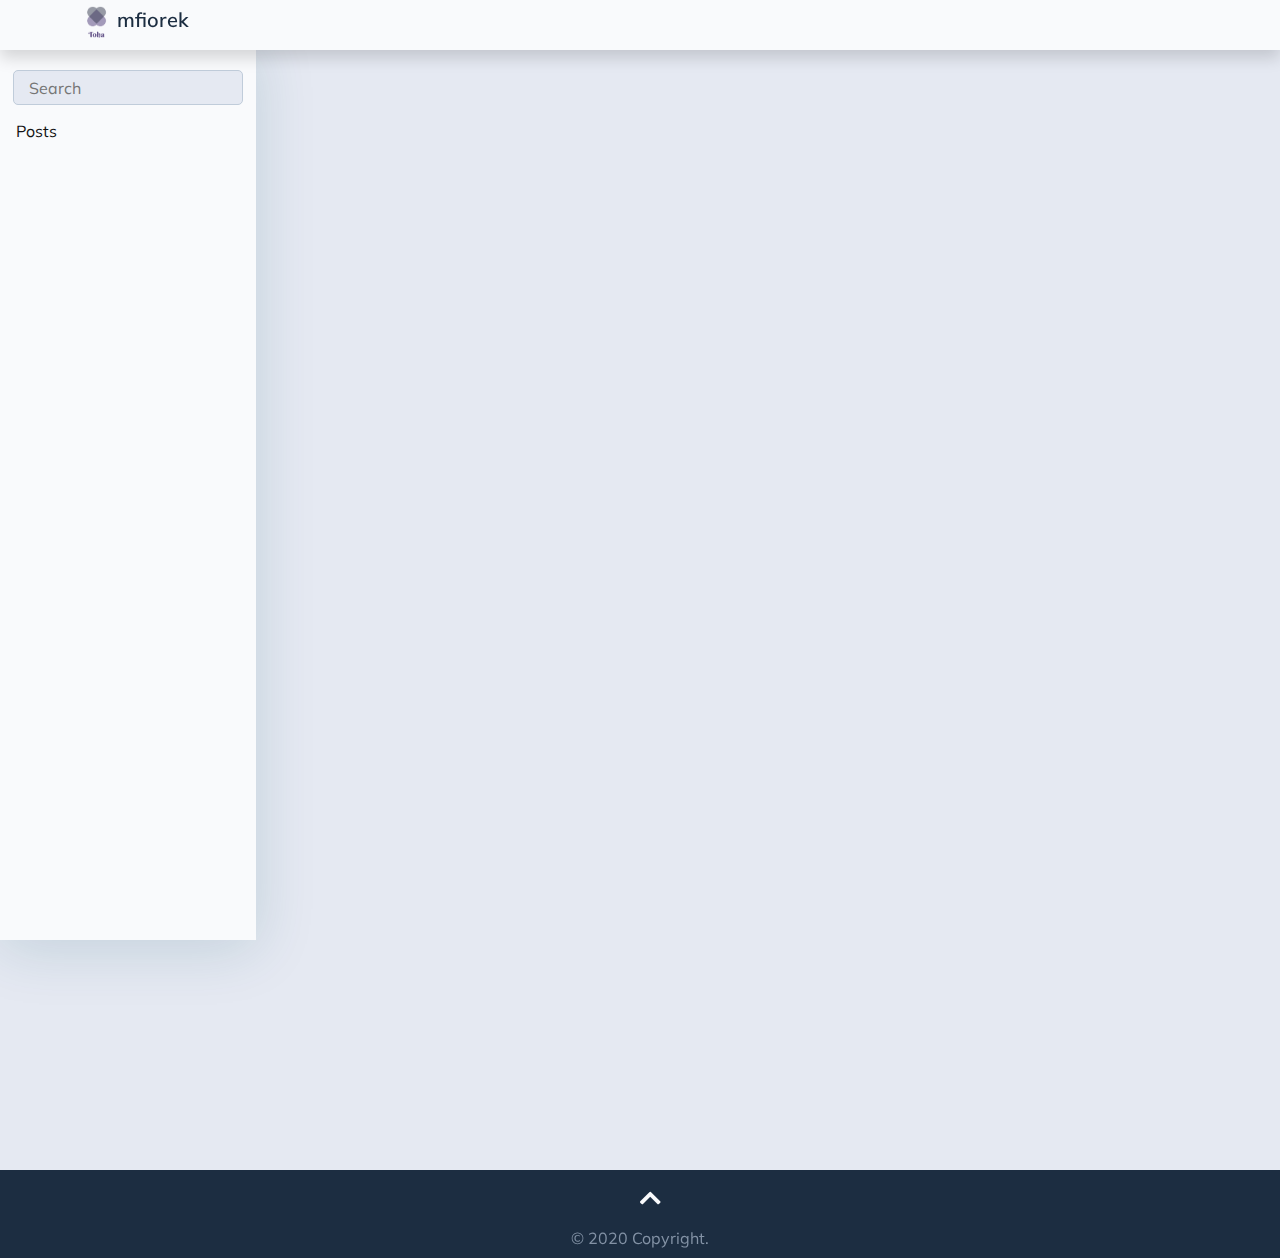
<file: categories/page/1/index.html>
<!DOCTYPE html><html><head><title>http://mfiorek.github.io/categories/</title><link rel="canonical" href="http://mfiorek.github.io/categories/"/><meta name="robots" content="noindex"><meta charset="utf-8" /><meta http-equiv="refresh" content="0; url=http://mfiorek.github.io/categories/" /></head></html>
</file>
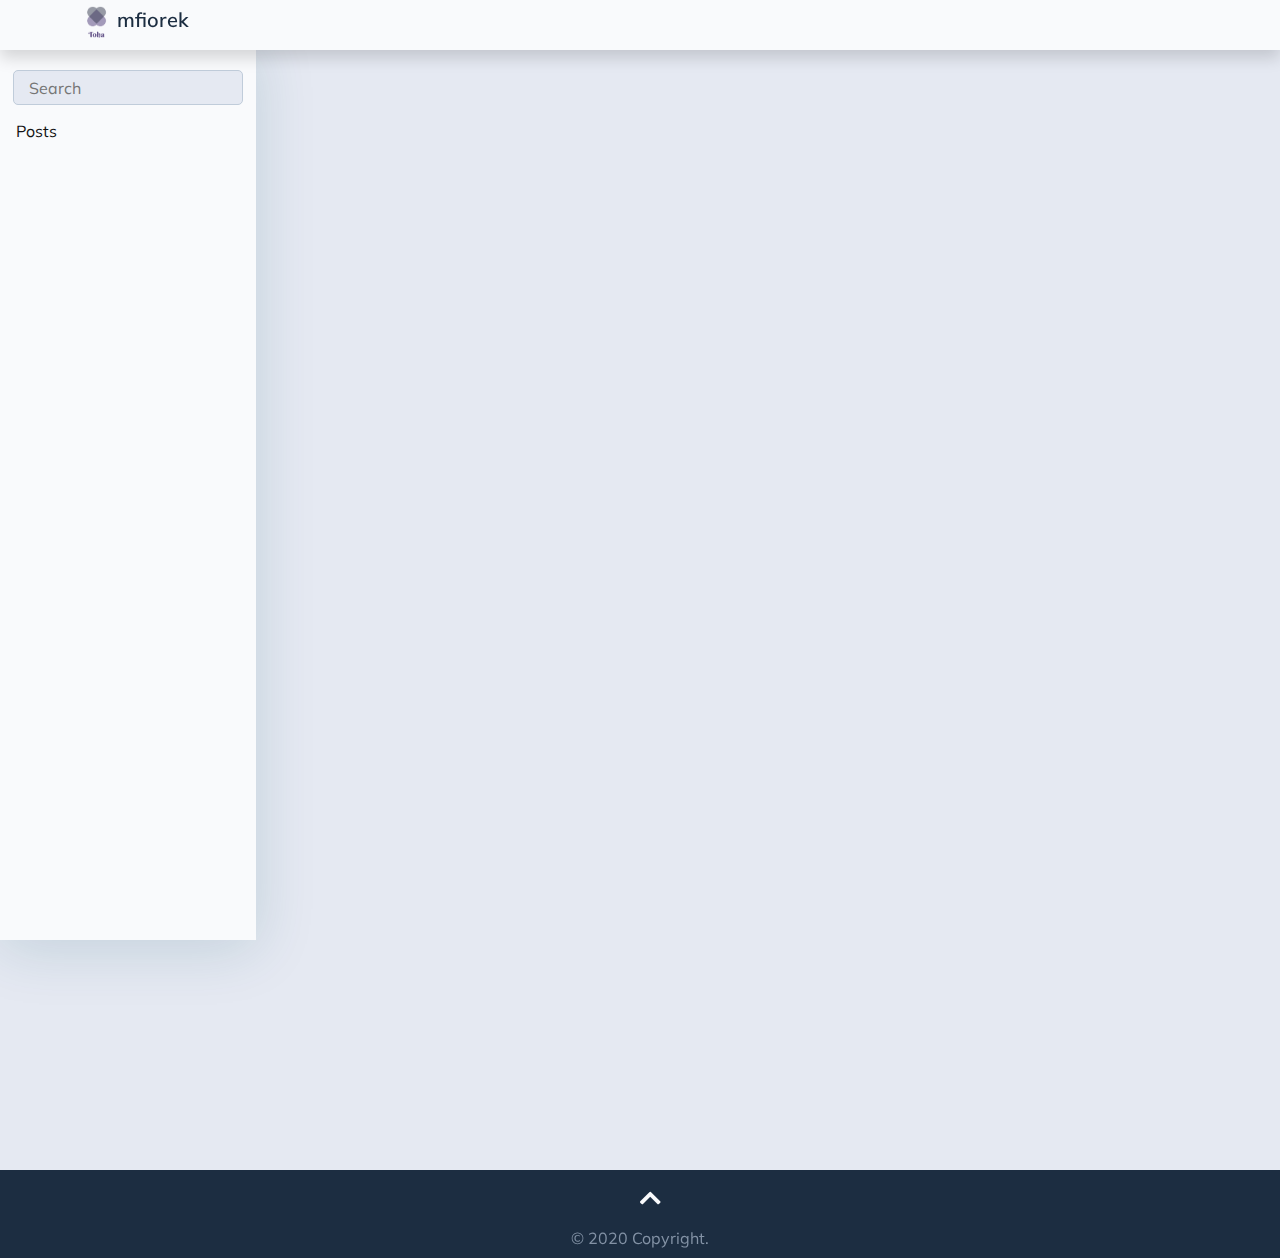
<file: tags/page/1/index.html>
<!DOCTYPE html><html><head><title>http://mfiorek.github.io/tags/</title><link rel="canonical" href="http://mfiorek.github.io/tags/"/><meta name="robots" content="noindex"><meta charset="utf-8" /><meta http-equiv="refresh" content="0; url=http://mfiorek.github.io/tags/" /></head></html>
</file>
<file: assets/css/layouts/main.css>
/* ========= Colors ============
Heading:     #1C2D41
Paragraph:   #3C4858
Iconography: #8392A5
Secondary:   #C0CCDA
Dirty Snow:  #E5E9F2
Snow:        #F9FAFC

Magenta: #7551E9
Orange:  #FF7D51
Pink:    #ED63D2
Green:   #2DCA73
Yellow:  #FFC212
*/

body {
  background-color: #f9fafc;
  font-family: "Muli";
}

h1,
h2,
h3,
h4,
h5 {
  color: #1c2d41;
}

strong {
  color: #1c2d41 !important;
}

p {
  color: #3c4858;
}

a {
  color: #248aaa;
}

a:hover {
  color: #207089;
}

.nav-button {
  background-color: transparent;
  border: 1px solid transparent;
  border-radius: 0.25rem;
  color: #8392a5;
}

.btn-dark {
  background-color: #3c4858;
  border-color: #3c4858;
  color: #e5e9f2;
  transition: all 0.3s ease-out;
}

.btn-dark:hover,
.btn-dark:focus {
  background-color: #248aaa;
  border-color: #248aaa;
  transition: all 0.3s ease-out;
}

.btn-outline-info {
  color: #2098d1 !important;
  border-color: #2098d1 !important;
}

.btn-outline-info:hover {
  background-color: #2098d1 !important;
  color: #e5e9f2 !important;
}

.btn-info {
  background-color: #248aaa !important;
  color: #e5e9f2 !important;
}

.btn-info:hover {
  background-color: #2098d1 !important;
  color: #e5e9f2 !important;
}

.bg-white {
  background-color: #f9fafc !important;
}

.bg-dimmed {
  background-color: #e5e9f2;
}

.anchor {
  padding-top: 3.5rem;
}

img.center {
  display: block;
  margin-left: auto;
  margin-right: auto;
}

img.left {
  display: block;
  margin-right: auto;
}

img.right {
  display: block;
  margin-left: auto;
}

.card {
  box-shadow: none;
  transition: all 0.3s ease-out;
  overflow: hidden;
}

.card-img-sm {
  width: 32px;
  height: 32px;
}

.card-img-xs {
  width: 24px;
  height: 24px;
}

.card:hover,
.card:focus {
  box-shadow: 0px 8px 56px rgba(15, 80, 100, 0.16);
  border: 1px solid #fff;
  transition: all 0.3s ease-out;
}

.card .card-head {
  height: 172px;
  -o-object-fit: cover;
  object-fit: cover;
  overflow: hidden;
}

.card-img-top {
  transition: all 0.3s ease-out !important;
}

.card:hover .card-head .card-img-top,
.card:focus .card-head .card-img-top {
  transition: all 0.3s ease-out;
  transform: scale(1.2);
}

.card-body {
  text-align: justify;
}

.sub-title {
  color: #c0ccda;
  font-size: 10pt;
}

/* --- FOOTER START --- */

.footer {
  color: #8392a5 !important;
  background-color: #1c2d41;
  position: relative;
  z-index: 9999;
}

.footer h5 {
  color: #c0ccda;
}
.footer a {
  color: #8392a5;
  transition: all 0.3s ease-out;
}

.footer a:hover {
  margin-left: 5px;
  transition: all 0.3s ease-out;
}

.footer ul {
  list-style: none;
  padding-left: 0;
}

.footer li {
  margin-top: 5px;
}

.footer hr {
  background-color: #8392a5;
}

.footer p:first-child {
  color: #c0ccda;
}

.footer input {
  background-color: #c0ccda;
}

.footer input:focus {
  background-color: #e5e9f2;
}

.footer #theme {
  color: #c0ccda;
}

.footer #theme img {
  width: 32px;
}

.footer #hugo:hover {
  margin-right: 5px;
  transition: all 0.3s ease-out;
}

/* --- FOOTER END ---- */

/* ============= Device specific fixes ======= */

/* Large screens such as TV */
@media only screen and (min-width: 1824px) {
}

/* Extra large devices (large desktops, 1200px and up) */

@media (max-width: 1400px) {
}

@media (max-width: 1200px) {
}

/* IPad Pro */
@media (max-width: 1024px) {
  .content-section .languageSelector {
    position: fixed;
    right: 0.5rem;
    bottom: 1rem;
    z-index: 10000000;
    background-color: #f9fafc;
    box-shadow: 0px 8px 56px rgba(15, 80, 100, 0.16);
  }
}

/*  Large devices (desktops, 992px and up) */

@media (max-width: 992px) {
}

/* Medium devices (tablets, 768px and up) */

@media only screen and (max-width: 768px) {
}

/* Small devices (landscape phones, 576px and up) */

@media only screen and (max-width: 576px) {
  .skills-section .container,
  .projects-section .container {
    padding-left: 0.3rem;
    padding-right: 0.3rem;
  }

  .section-holder {
    padding-left: 5px;
    padding-right: 5px;
  }

  .skills-section,
  .projects-section,
  .recent-posts-section,
  .achievements-section {
    padding-left: 0;
    padding-right: 0;
  }
}

/* iPhoneX, iPhone 6,7,8 */
@media only screen and (max-width: 375px) {
}

/* Galaxy S5, Moto G4 */
@media only screen and (max-width: 360px) {
}

/* iPhone 5 or before */
@media only screen and (max-width: 320px) {
}
</file>
<file: assets/css/style.css>
/* This is empty CSS file intended to be overwritten by user's custom CSS file */

/* ========== HOME SECTION CHANGES ========== */
.home .background {
    filter: blur(3px) brightness(50%);
}

.home .content img {
    width: 12.5rem;
    height: 12.5rem;
}

/* ========== ICONS IN ABOUT SECTION ========== */
.fa-17rem {
    font-size: 1.7em !important;
}

.social-link li:first-of-type a {
    padding-left: 0;
}

/* ========== CARDS IN BOYH SKILLS AND PROJECT SECTIONS ========== */
.card-body {
	padding: 0.75rem 1rem !important;
}

.card-body p:last-of-type {
	margin-bottom: 0;
}

/* ========== STYLE FOR SKILLS FILTER ========== */
.filtr-skills {
    padding: 1rem !important;
  }

/* ========== SPACING IN EXPERIENCE SECTION ========== */
.designation {
    margin-top: 2rem;
}

.text-muted {
    margin-bottom: 0.25rem;
}

/* ========== CONTACT FORM STYLES ========== */
.form-input {
    padding: 0.5rem 0;
    width: 100%;
    font-size: 1rem;
    font-weight: 300;
    line-height: 2;
    color: #333;
    border: none;
    border-bottom: 1px solid #dbe0e4;
    background-color: transparent;
}

.form-input:focus {
    outline: none;
}

/* ========== ARROW UP IN FOOTER ========== */
.arrow-up {
    position: absolute;
    color: #f9fafc;
    font-size: 1.5rem;
    top: 1rem;
}

.bounce-up {
    -webkit-animation: bounce-up 2s infinite;
    animation: bounce-up 2s infinite;
}

@-webkit-keyframes bounce-up {
    0%, 20%, 50%, 80%, 100% {
        transform: translateY(0);
    }
    40% {
        transform: translateY(15px);
    }
    60% {
        transform: translateY(10px);
    }
}

@keyframes bounce-up {
    0%, 20%, 50%, 80%, 100% {
        transform: translateY(0);
    }
    40% {
        transform: translateY(15px);
    }
    60% {
        transform: translateY(10px);
    }
}

.footer a:hover {
    margin: 0;
}

/* ============= Device specific fixes ======= */

/* Large screens such as TV */

@media only screen and (min-width: 1824px) {}

/* Extra large devices (large desktops, 1200px and up) */

@media (max-width: 1400px) {}

@media (max-width: 1200px) {}

/* IPad Pro */

@media (max-width: 1024px) {}

/*  Large devices (desktops, 992px and up) */

@media (max-width: 992px) {}

/* Medium devices (tablets, 768px and up) */

@media only screen and (max-width: 768px) {}

/* Small devices (landscape phones, 576px and up) */

@media only screen and (max-width: 576px) {}

/* iPhoneX, iPhone 6,7,8 */

@media only screen and (max-width: 375px) {}

/* Galaxy S5, Moto G4 */

@media only screen and (max-width: 360px) {}

/* iPhone 5 or before */

@media only screen and (max-width: 320px) {}
</file>
<file: assets/css/navigators/navbar.css>
.top-navbar {
  position: fixed;
  left: 0;
  top: 0;
  width: 100%;
  height: 50px;
  z-index: 99999;
  transition: all 0.4s ease-out;
  margin: 0;
  padding-top: 0.1rem;
  text-align: center;
}

/* --- initial state start ------ */

.initial-navbar {
  background-color: transparent;
}

.initial-navbar .navbar-brand {
  color: #c0ccda;
  font-weight: 600;
}

.initial-navbar li a {
  color: #c0ccda;
}

.initial-navbar .navbar-nav .active,
.initial-navbar li a:hover {
  color: #f9fafc;
  transition: all 0.3s ease-out;
}

.navbar-collapse {
  margin-top: -5px;
}

.navbar-collapse.show,
.navbar-collapse.collapsing {
  background-color: #f9fafc;
  padding-left: 1rem;
}

/* --- initial state end ------ */

/* --- state after scroll start --- */

.final-navbar {
  background-color: #f9fafc;
  color: #1c2d41;
  transition: all 0.3s ease-out;
}

.final-navbar .navbar-brand {
  color: #1c2d41;
  font-weight: 600;
}

.final-navbar li a {
  color: #1c2d41;
  font-weight: 500;
  transition: all 0.3s ease-out;
  border-bottom: 2px solid#F9FAFC;
}

.final-navbar .navbar-nav .active,
.final-navbar li a:hover {
  color: #2098d1;
  transition: all 0.3s ease-out;
  border-bottom: 2px solid #2098d1;
  background: rgb(2, 0, 36);
  background: linear-gradient(
    90deg,
    rgba(2, 0, 36, 1) 0%,
    rgba(34, 136, 168, 0.1) 0%
  );
}

.navbar-collapse.show li a,
.navbar-collapse.collapsing li a {
  color: #1c2d41;
  font-weight: 500;
  transition: all 0.3s ease-out;
}

.navbar-collapse.show .navbar-nav .active,
.navbar-collapse.show .navbar-nav a:hover {
  color: #2098d1;
}

#top-navbar-divider {
  margin-top: 10px;
}

/* --- state after scroll end --- */

#top-navbar-divider {
  background: rgba(192, 204, 218, 0.8);
  height: 20px;
  width: 2px;
}

.final-navbar #top-navbar-divider {
  background: rgba(0, 0, 0, 0.6);
}

#top-navbar-divider {
  height: 20px;
  width: 2px;
}

.navbar-brand img {
  width: 42px;
  padding: 5px;
  margin-left: -10px;
}

.top-navbar .dropdown-menu {
  box-shadow: 0px 8px 56px rgba(15, 80, 100, 0.16);
  border: 1px solid #fff;
  max-height: 0vh;
  overflow: hidden;
  display: block;
  visibility: hidden;
  transition: all 0.3s ease-out;
}

.top-navbar .dropdown-menu.show {
  max-height: 100vh;
  visibility: visible;
  transition: all 0.3s ease-in;
}

.top-navbar .dropdown-menu a {
  color: #1c2d41;
  border-bottom: none;
}

.top-navbar .dropdown-menu a:hover {
  color: #2098d1;
  transition: all 0.3s ease-out;
  border-bottom: none;
  background: rgb(2, 0, 36);
  background: linear-gradient(
    90deg,
    rgba(2, 0, 36, 1) 0%,
    rgba(34, 136, 168, 0.2) 0%
  );
}

/* ============= Device specific fixes ======= */

/* Large screens such as TV */
@media only screen and (min-width: 1824px) {
}

/* Extra large devices (large desktops, 1200px and up) */

@media (max-width: 1400px) {
}

@media (max-width: 1200px) {
}

/* IPad Pro */
@media (max-width: 1024px) {
  .top-navbar {
    height: -webkit-fit-content;
    height: -moz-fit-content;
    height: fit-content;
    padding-bottom: 0px;
    padding-top: 0px;
  }

  .top-navbar .container {
    max-width: 100%;
  }

  .initial-navbar .navbar-nav .active,
  .initial-navbar li a:hover {
    color: #2098d1;
    transition: all 0.3s ease-out;
  }

  .final-navbar .navbar-nav .active,
  .final-navbar li a:hover {
    color: #2098d1;
    transition: none;

    border-bottom: none;
    background: transparent;
  }

  .final-navbar li a {
    border-bottom: none;
  }

  .dropdown-divider {
    border-top: 1px solid #c0ccda;
  }
  #top-navbar-divider {
    background: rgba(0, 0, 0, 0.6);
    height: auto;
    width: auto;
    margin-right: 15px;
  }
  .top-navbar .dropdown-menu {
    text-align: center;
    margin-bottom: 0.5rem;
    margin-right: 1rem;
    transition: all 0.3s ease-out;
  }
}

/*  Large devices (desktops, 992px and up) */

@media (max-width: 992px) {
  .initial-navbar .navbar-nav .active,
  .initial-navbar li a:hover {
    color: #2098d1;
    transition: all 0.3s ease-out;
  }

  .final-navbar .navbar-nav .active,
  .final-navbar li a:hover {
    color: #2098d1;
    transition: none;

    border-bottom: none;
    background: transparent;
  }

  .final-navbar li a {
    border-bottom: none;
  }

  .dropdown-divider {
    border-top: 1px solid #c0ccda;
  }
  #top-navbar-divider {
    background: rgba(0, 0, 0, 0.6);
    height: auto;
    width: auto;
    margin-right: 15px;
  }
}

/* Medium devices (tablets, 768px and up) */

@media only screen and (max-width: 768px) {
  .initial-navbar .navbar-nav .active,
  .initial-navbar li a:hover {
    color: #2098d1;
    transition: all 0.3s ease-out;
  }

  .final-navbar .navbar-nav .active,
  .final-navbar li a:hover {
    color: #2098d1;
    transition: none;

    border-bottom: none;
    background: transparent;
  }

  .final-navbar li a {
    border-bottom: none;
  }

  .dropdown-divider {
    border-top: 1px solid #c0ccda;
  }
  #top-navbar-divider {
    background: rgba(0, 0, 0, 0.6);
    height: auto;
    width: auto;
    margin-right: 15px;
  }
}

/* Small devices (landscape phones, 576px and up) */

@media only screen and (max-width: 576px) {
  .top-navbar .dropdown-menu {
    margin-left: -1rem;
    margin-right: 0rem;
  }
}

/* iPhoneX, iPhone 6,7,8 */
@media only screen and (max-width: 375px) {
}

/* Galaxy S5, Moto G4 */
@media only screen and (max-width: 360px) {
}

/* iPhone 5 or before */
@media only screen and (max-width: 320px) {
}
</file>
<file: assets/css/sections/home.css>
.home {
  height: 100vh;
  padding: 0;
  margin: 0;
  color: #f9fafc;
  overflow: hidden;
}

.background {
  height: 100%;
  width: 100%;
  padding: 0;
  margin: 0;
  background-attachment: fixed;
  background-position: center;
  transform: scale(1.1);
  filter: blur(3px);
  background-size: cover;
}

.content {
  position: relative;
  top: -65%;
  height: 60%;
}

.home img {
  width: 148px;
  height: 148px;
  background-color: #e7e7ef;
  padding: 5px;
  margin-bottom: 10px;
}

.home .greeting {
  color: #f9fafc;
}

.home .typing-carousel {
  font-size: 14pt;
  color: #f0f0f0;
}

#typing-carousel-data {
  display: none;
}

.arrow {
  position: absolute;
  color: #f9fafc;
  font-size: 1.5rem;
  bottom: 0;
}

.bounce {
  -webkit-animation: bounce 2s infinite;
          animation: bounce 2s infinite;
}

@-webkit-keyframes bounce {
  0%,
  20%,
  50%,
  80%,
  100% {
    transform: translateY(0);
  }
  40% {
    transform: translateY(-30px);
  }
  60% {
    transform: translateY(-15px);
  }
}

@keyframes bounce {
  0%,
  20%,
  50%,
  80%,
  100% {
    transform: translateY(0);
  }
  40% {
    transform: translateY(-30px);
  }
  60% {
    transform: translateY(-15px);
  }
}

/* ============= Device specific fixes ======= */

/* Large screens such as TV */
@media only screen and (min-width: 1824px) {
}

/* Extra large devices (large desktops, 1200px and up) */

@media (max-width: 1400px) {
}

@media (max-width: 1200px) {
}

/* IPad Pro */
@media (max-width: 1024px) {
}

/*  Large devices (desktops, 992px and up) */

@media (max-width: 992px) {
}

/* Medium devices (tablets, 768px and up) */

@media only screen and (max-width: 768px) {
}

/* Small devices (landscape phones, 576px and up) */

@media only screen and (max-width: 576px) {
  .content {
    position: relative;
    top: -75%;
    height: 65%;
  }

  .home img {
    width: 140px;
    max-width: 50%;
    height: auto;
  }

  .home .greeting {
    font-size: 24pt;
  }
}

/* iPhoneX, iPhone 6,7,8 */
@media only screen and (max-width: 375px) {
}

/* Galaxy S5, Moto G4 */
@media only screen and (max-width: 360px) {
}

/* iPhone 5 or before */
@media only screen and (max-width: 320px) {
}
</file>
<file: assets/css/sections/about.css>
.social-link {
  list-style: none;
  padding: 0.2rem;
}

.social-link a {
  font-size: 1.5rem;
  color: #3c4858;
  padding: 0.5rem;
}

.social-link a:hover {
  color: #248aaa;
  transition: all 0.3s ease-in;
}

.circular-progress {
  width: 150px;
  height: 150px;
  line-height: 150px;
  background: none;
  margin: 0 auto;
  box-shadow: none;
  position: relative;
}

.circular-progress:after {
  content: "";
  width: 100%;
  height: 100%;
  border-radius: 50%;
  border: 12px solid #f9fafc;
  position: absolute;
  top: 0;
  left: 0;
}

.circular-progress > span {
  width: 50%;
  height: 100%;
  overflow: hidden;
  position: absolute;
  top: 0;
  z-index: 1;
}

.circular-progress .circular-progress-left {
  left: 0;
}

.circular-progress .circular-progress-bar {
  width: 100%;
  height: 100%;
  background: none;
  border-width: 12px;
  border-style: solid;
  position: absolute;
  top: 0;
}

.circular-progress .circular-progress-left .circular-progress-bar {
  left: 100%;
  border-top-right-radius: 80px;
  border-bottom-right-radius: 80px;
  border-left: 0;
  transform-origin: center left;
}

.circular-progress .circular-progress-right {
  right: 0;
}

.circular-progress .circular-progress-right .circular-progress-bar {
  left: -100%;
  border-top-left-radius: 80px;
  border-bottom-left-radius: 80px;
  border-right: 0;
  transform-origin: center right;
  -webkit-animation: circular-loading-1 1.8s linear forwards;
          animation: circular-loading-1 1.8s linear forwards;
}

.circular-progress .circular-progress-value {
  width: 90%;
  height: 90%;
  border-radius: 50%;
  background: #3c4858;
  font-size: 1rem;
  color: #f9fafc;
  line-height: 135px;
  text-align: center;
  position: absolute;
  top: 5%;
  left: 5%;
}

.circular-progress.blue .circular-progress-bar {
  border-color: #048dff;
}

.circular-progress.yellow .circular-progress-bar {
  border-color: #eebb4d;
}

.circular-progress.pink .circular-progress-bar {
  border-color: #ed63d2;
}

.circular-progress.green .circular-progress-bar {
  border-color: #2dca73;
}

.circular-progress.sky .circular-progress-bar {
  border-color: #00c9e3;
}

.circular-progress.orange .circular-progress-bar {
  border-color: #ff7c7c;
}

.circular-progress-percentage-50 {
  -webkit-animation: circular-loading-50 0s linear forwards 1.8s;
          animation: circular-loading-50 0s linear forwards 1.8s;
}

.circular-progress-percentage-55 {
  -webkit-animation: circular-loading-55 0.18s linear forwards 1.8s;
          animation: circular-loading-55 0.18s linear forwards 1.8s;
}

.circular-progress-percentage-60 {
  -webkit-animation: circular-loading-60 0.36s linear forwards 1.8s;
          animation: circular-loading-60 0.36s linear forwards 1.8s;
}

.circular-progress-percentage-65 {
  -webkit-animation: circular-loading-65 0.54s linear forwards 1.8s;
          animation: circular-loading-65 0.54s linear forwards 1.8s;
}

.circular-progress-percentage-70 {
  -webkit-animation: circular-loading-70 0.72s linear forwards 1.8s;
          animation: circular-loading-70 0.72s linear forwards 1.8s;
}

.circular-progress-percentage-75 {
  -webkit-animation: circular-loading-75 0.9s linear forwards 1.8s;
          animation: circular-loading-75 0.9s linear forwards 1.8s;
}

.circular-progress-percentage-80 {
  -webkit-animation: circular-loading-80 1.08s linear forwards 1.8s;
          animation: circular-loading-80 1.08s linear forwards 1.8s;
}

.circular-progress-percentage-85 {
  -webkit-animation: circular-loading-85 1.26s linear forwards 1.8s;
          animation: circular-loading-85 1.26s linear forwards 1.8s;
}

.circular-progress-percentage-90 {
  -webkit-animation: circular-loading-90 1.44s linear forwards 1.8s;
          animation: circular-loading-90 1.44s linear forwards 1.8s;
}

.circular-progress-percentage-95 {
  -webkit-animation: circular-loading-95 1.62s linear forwards 1.8s;
          animation: circular-loading-95 1.62s linear forwards 1.8s;
}

.circular-progress-percentage-100 {
  -webkit-animation: circular-loading-100 1.8s linear forwards 1.8s;
          animation: circular-loading-100 1.8s linear forwards 1.8s;
}

@-webkit-keyframes circular-loading-50 {
  0% {
    transform: rotate(0deg);
  }
  100% {
    transform: rotate(0deg);
  }
}

@keyframes circular-loading-50 {
  0% {
    transform: rotate(0deg);
  }
  100% {
    transform: rotate(0deg);
  }
}

@-webkit-keyframes circular-loading-55 {
  0% {
    transform: rotate(0deg);
  }
  100% {
    transform: rotate(18deg);
  }
}

@keyframes circular-loading-55 {
  0% {
    transform: rotate(0deg);
  }
  100% {
    transform: rotate(18deg);
  }
}

@-webkit-keyframes circular-loading-60 {
  0% {
    transform: rotate(0deg);
  }
  100% {
    transform: rotate(36deg);
  }
}

@keyframes circular-loading-60 {
  0% {
    transform: rotate(0deg);
  }
  100% {
    transform: rotate(36deg);
  }
}

@-webkit-keyframes circular-loading-65 {
  0% {
    transform: rotate(0deg);
  }
  100% {
    transform: rotate(54deg);
  }
}

@keyframes circular-loading-65 {
  0% {
    transform: rotate(0deg);
  }
  100% {
    transform: rotate(54deg);
  }
}

@-webkit-keyframes circular-loading-70 {
  0% {
    transform: rotate(0deg);
  }
  100% {
    transform: rotate(72deg);
  }
}

@keyframes circular-loading-70 {
  0% {
    transform: rotate(0deg);
  }
  100% {
    transform: rotate(72deg);
  }
}

@-webkit-keyframes circular-loading-75 {
  0% {
    transform: rotate(0deg);
  }
  100% {
    transform: rotate(90deg);
  }
}

@keyframes circular-loading-75 {
  0% {
    transform: rotate(0deg);
  }
  100% {
    transform: rotate(90deg);
  }
}

@-webkit-keyframes circular-loading-80 {
  0% {
    transform: rotate(0deg);
  }
  100% {
    transform: rotate(108deg);
  }
}

@keyframes circular-loading-80 {
  0% {
    transform: rotate(0deg);
  }
  100% {
    transform: rotate(108deg);
  }
}

@-webkit-keyframes circular-loading-85 {
  0% {
    transform: rotate(0deg);
  }
  100% {
    transform: rotate(126deg);
  }
}

@keyframes circular-loading-85 {
  0% {
    transform: rotate(0deg);
  }
  100% {
    transform: rotate(126deg);
  }
}

@-webkit-keyframes circular-loading-90 {
  0% {
    transform: rotate(0deg);
  }
  100% {
    transform: rotate(144deg);
  }
}

@keyframes circular-loading-90 {
  0% {
    transform: rotate(0deg);
  }
  100% {
    transform: rotate(144deg);
  }
}

@-webkit-keyframes circular-loading-95 {
  0% {
    transform: rotate(0deg);
  }
  100% {
    transform: rotate(162deg);
  }
}

@keyframes circular-loading-95 {
  0% {
    transform: rotate(0deg);
  }
  100% {
    transform: rotate(162deg);
  }
}

@-webkit-keyframes circular-loading-100 {
  0% {
    transform: rotate(0deg);
  }
  100% {
    transform: rotate(180deg);
  }
}

@keyframes circular-loading-100 {
  0% {
    transform: rotate(0deg);
  }
  100% {
    transform: rotate(180deg);
  }
}

@-webkit-keyframes circular-loading-1 {
  0% {
    transform: rotate(0deg);
  }
  100% {
    transform: rotate(180deg);
  }
}

@keyframes circular-loading-1 {
  0% {
    transform: rotate(0deg);
  }
  100% {
    transform: rotate(180deg);
  }
}

@-webkit-keyframes circular-loading-2 {
  0% {
    transform: rotate(0deg);
  }
  100% {
    transform: rotate(144deg);
  }
}

@keyframes circular-loading-2 {
  0% {
    transform: rotate(0deg);
  }
  100% {
    transform: rotate(144deg);
  }
}

@-webkit-keyframes circular-loading-3 {
  0% {
    transform: rotate(0deg);
  }
  100% {
    transform: rotate(90deg);
  }
}

@keyframes circular-loading-3 {
  0% {
    transform: rotate(0deg);
  }
  100% {
    transform: rotate(90deg);
  }
}

@-webkit-keyframes circular-loading-4 {
  0% {
    transform: rotate(0deg);
  }
  100% {
    transform: rotate(36deg);
  }
}

@keyframes circular-loading-4 {
  0% {
    transform: rotate(0deg);
  }
  100% {
    transform: rotate(36deg);
  }
}

@-webkit-keyframes circular-loading-5 {
  0% {
    transform: rotate(0deg);
  }
  100% {
    transform: rotate(126deg);
  }
}

@keyframes circular-loading-5 {
  0% {
    transform: rotate(0deg);
  }
  100% {
    transform: rotate(126deg);
  }
}

@media only screen and (max-width: 990px) {
  .circular-progress {
    margin-bottom: 20px;
  }
}

/* ============= Device specific fixes ======= */

/* Large screens such as TV */
@media only screen and (min-width: 1824px) {
}

/* Extra large devices (large desktops, 1200px and up) */

@media (max-width: 1400px) {
}

@media (max-width: 1200px) {
}

/* IPad Pro */
@media (max-width: 1024px) {
}

/*  Large devices (desktops, 992px and up) */

@media (max-width: 992px) {
}

/* Medium devices (tablets, 768px and up) */

@media only screen and (max-width: 768px) {
  .about-section.container {
    max-width: 100%;
  }
}

/* Small devices (landscape phones, 576px and up) */

@media only screen and (max-width: 576px) {
}

/* iPhoneX, iPhone 6,7,8 */
@media only screen and (max-width: 375px) {
}

/* Galaxy S5, Moto G4 */
@media only screen and (max-width: 360px) {
}

/* iPhone 5 or before */
@media only screen and (max-width: 320px) {
}
</file>
<file: assets/css/sections/skills.css>
.skills-section .card .card-head {
  background-color: #f9fafc;
  height: -webkit-fit-content;
  height: -moz-fit-content;
  height: fit-content;
  padding: 0.7rem;
  padding-bottom: 0rem;
  border-bottom: 0.0625rem solid rgba(0, 0, 0, 0.125);
}

.skills-section .skill-card-link {
  text-decoration: none;
}

.skills-section .card .card-img-xs {
  margin-right: 0.5rem;
}

.skills-section .card {
  margin-top: 0.5rem;
  margin-bottom: 0.5rem;
}

.skills-section .card .card-body {
  padding-top: 0.2rem;
  padding-left: 0.7rem;
}

/* ============= Device specific fixes ======= */

/* Large screens such as TV */
@media only screen and (min-width: 1824px) {
}

/* Extra large devices (large desktops, 1200px and up) */

@media (max-width: 1400px) {
}

@media (max-width: 1200px) {
}

/* IPad Pro */
@media (max-width: 1024px) {
}

/*  Large devices (desktops, 992px and up) */

@media (max-width: 992px) {
}

/* Medium devices (tablets, 768px and up) */

@media only screen and (max-width: 768px) {
  .skills-section {
    padding-left: 0;
    padding-right: 0;
  }
  .skills-section .container {
    max-width: 100%;
  }
}

/* Small devices (landscape phones, 576px and up) */

@media only screen and (max-width: 576px) {
}

/* iPhoneX, iPhone 6,7,8 */
@media only screen and (max-width: 375px) {
}

/* Galaxy S5, Moto G4 */
@media only screen and (max-width: 360px) {
}

/* iPhone 5 or before */
@media only screen and (max-width: 320px) {
}
</file>
<file: assets/css/sections/experiences.css>
.experiences-section {
  padding-bottom: 1rem;
}

.experiences-section .timeline {
  margin-top: 1.5rem !important;
}

.experiences-section ul {
  padding-left: 1rem;
}

.experiences-section ul > li {
  margin-left: 0;
  color: #3c4858;
}

.experiences-section .designation {
  font-weight: 600;
}

.circle {
  padding: 13px 20px;
  border-radius: 50%;
  background-color: #248aaa;
  color: #f9fafc;
  max-height: 50px;
  z-index: 2;
}

.timeline .vertical-line {
  align-self: stretch;
}

.timeline .vertical-line::after {
  content: "";
  position: absolute;
  border-left: 3px solid #248aaa;
  z-index: 1;
  height: 100%;
  left: 50%;
}

.vertical-line-left-adjustment::after {
  left: calc(50% - 3px) !important;
}

.timeline .horizontal-line div {
  padding: 0;
  height: 40px;
}

.timeline .horizontal-line hr {
  border-top: 3px solid #248aaa;
  margin: 0;
  top: 17px;
  position: relative;
}

.timeline .horizontal-line .timeline-side-div {
  display: flex;
  overflow: hidden;
}

.timeline .horizontal-line .corner {
  border: 3px solid #248aaa;
  width: 100%;
  position: relative;
  border-radius: 15px;
}

.top-left {
  left: -50%;
  top: -50%;
}

.top-right {
  left: 50%;
  top: -50%;
}

.bottom-left {
  left: -50%;
  top: calc(50% - 3px);
}

.bottom-right {
  left: 50%;
  top: calc(50% - 3px);
}

/* ============= Device specific fixes ======= */

/* Large screens such as TV */
@media only screen and (min-width: 1824px) {
}

/* Extra large devices (large desktops, 1200px and up) */

@media (max-width: 1400px) {
}

@media (max-width: 1200px) {
}

/* IPad Pro */
@media (max-width: 1024px) {
}

/*  Large devices (desktops, 992px and up) */

@media (max-width: 992px) {
}

/* Medium devices (tablets, 768px and up) */

@media only screen and (max-width: 768px) {
  .experiences-section .container {
    max-width: 100%;
  }
}

/* Small devices (landscape phones, 576px and up) */

@media only screen and (max-width: 576px) {
}

/* iPhoneX, iPhone 6,7,8 */
@media only screen and (max-width: 375px) {
  .top-left {
    left: -52%;
    top: -50%;
  }

  .top-right {
    left: 52%;
    top: -50%;
  }
}

/* Galaxy S5, Moto G4 */
@media only screen and (max-width: 360px) {
  .top-left {
    left: -56%;
    top: -50%;
  }

  .top-right {
    left: 56%;
    top: -50%;
  }
}

/* iPhone 5 or before */
@media only screen and (max-width: 320px) {
  .top-left {
    left: -64%;
    top: -50%;
  }

  .top-right {
    left: 64%;
    top: -50%;
  }
}
</file>
<file: assets/css/sections/projects.css>
.projects-section .card .card-header {
  background-color: #f9fafc;
  padding: 0.7rem;
  padding-bottom: 0rem;
  text-decoration: none;
}

.projects-section .card .card-img-xs {
  margin-right: 0.5rem;
}

.card .card-header .sub-title span:nth-child(1) {
  float: left;
}
.card .card-header .sub-title span:nth-child(2) {
  float: right;
}

.projects-section .card .card-body {
  padding: 0.7rem;
}

.projects-section .card .card-header .sub-title {
  color: #8392a5;
  margin-top: 0.4rem;
}

.filtr-projects {
  padding: 1rem !important;
}

/* ============= Device specific fixes ======= */

/* Large screens such as TV */
@media only screen and (min-width: 1824px) {
}

/* Extra large devices (large desktops, 1200px and up) */

@media (max-width: 1400px) {
}

@media (max-width: 1200px) {
}

/* IPad Pro */
@media (max-width: 1024px) {
  .projects-section {
    padding-left: 0;
    padding-right: 0;
    width: 100%;
  }
  .projects-section .container {
    max-width: 100%;
  }
  .projects-section .filtr-projects {
    padding: 0;
  }
  .projects-section .filtr-item {
    padding-left: 0.2rem;
    padding-right: 0.2rem;
  }
}

/*  Large devices (desktops, 992px and up) */

@media (max-width: 992px) {
}

/* Medium devices (tablets, 768px and up) */

@media only screen and (max-width: 768px) {
  .projects-section {
    padding-left: 0;
    padding-right: 0;
    width: 100%;
  }
  .projects-section .container {
    max-width: 100%;
  }
  .projects-section .filtr-projects {
    padding: 0;
  }
  .projects-section .filtr-item {
    padding-left: 0.2rem;
    padding-right: 0.2rem;
    flex: 50%;
    max-width: calc(100% / 2 - 0.2rem);
  }
}

/* Small devices (landscape phones, 576px and up) */

@media only screen and (max-width: 576px) {
  .projects-section .btn {
    margin-top: 0.3125rem;
  }
  .projects-section .filtr-item {
    flex: 100%;
    max-width: 100%;
  }
}

/* iPhoneX, iPhone 6,7,8 */
@media only screen and (max-width: 375px) {
}

/* Galaxy S5, Moto G4 */
@media only screen and (max-width: 360px) {
}

/* iPhone 5 or before */
@media only screen and (max-width: 320px) {
}
</file>
<file: assets/css/sections/recent-posts.css>
.recent-posts-section .container {
  padding-top: 1rem;
}

.recent-posts-section .card .card-footer span {
  font-size: 10pt;
  color: #6c757d !important;
  padding-top: 5px;
}

.recent-posts-section .card .card-footer {
  background: #fff;
  margin-top: auto;
}

.recent-posts-section .post-card-link {
  text-decoration: none;
}

.post-summary {
  overflow: hidden;
  text-overflow: ellipsis;
  display: -webkit-box;
  /* line-height: 24px;     fallback */
  max-height: 144px; /* fallback */
  -webkit-line-clamp: 5; /* number of lines to show */
  -webkit-box-orient: vertical;
}

/* ============= Device specific fixes ======= */

/* Large screens such as TV */
@media only screen and (min-width: 1824px) {
}

/* Extra large devices (large desktops, 1200px and up) */

@media (max-width: 1400px) {
}

@media (max-width: 1200px) {
}

/* IPad Pro */
@media (max-width: 1024px) {
}

/*  Large devices (desktops, 992px and up) */

@media (max-width: 992px) {
}

/* Medium devices (tablets, 768px and up) */

@media only screen and (max-width: 768px) {
  .recent-posts-section .container {
    max-width: 100%;
  }
  .recent-posts-section .post-card {
    width: 50%;
  }
}

/* Small devices (landscape phones, 576px and up) */

@media only screen and (max-width: 576px) {
  .recent-posts-section .post-card {
    width: 100%;
  }
}

/* iPhoneX, iPhone 6,7,8 */
@media only screen and (max-width: 375px) {
}

/* Galaxy S5, Moto G4 */
@media only screen and (max-width: 360px) {
}

/* iPhone 5 or before */
@media only screen and (max-width: 320px) {
}
</file>
<file: assets/css/sections/achievements.css>
.achievements-section .container {
  padding-top: 0.5rem;
}

#gallery .achievement-entry {
  cursor: pointer;
  margin-top: 5px;
  margin-bottom: 5px;
  margin-left: 7px;
  margin-right: 7px;
  z-index: 1;
  background-color: #e5e9f2;
  background-size: cover;
  background-repeat: no-repeat;
  background-position: center;
  position: relative;
  overflow: hidden;
  transition: all 0.3s ease-out;
}

#gallery .achievement-entry:hover {
  cursor: pointer;
  z-index: 1;
  transform: scale(1.1);
  transition: all 0.3s ease-out;
  z-index: 20000;
}

#gallery .achievement-details {
  cursor: pointer;
  z-index: 1;
  opacity: 1 !important;
  transition: none !important;
  transform: none !important;
}

#gallery .img-type-1 {
  height: 300px;
}
#gallery .img-type-2 {
  height: 146px;
  margin-bottom: 8px;
}

#gallery i {
  color: #8392a5;
  background-color: rgba(0, 0, 0, 0.7);
  padding: 10px;
  font-size: 0rem;
  opacity: 0;
}

#gallery .achievement-entry:hover i {
  opacity: 1;
  font-size: 1rem;
  transition: all 0.3s ease-out;
}

#gallery .img-type-1 i {
  margin-top: 135px;
}
#gallery .img-type-2 i {
  margin-top: 50px;
}

#gallery .achievement-details.img-type-1 i,
.achievement-details.img-type-2 i {
  margin-top: 0px !important;
  transition: none !important;
  float: right;
}

#gallery .achievement-entry .title {
  color: #e5e9f2;
  background-color: rgba(0, 0, 0, 0.7);
  opacity: 0;
  padding: 5px;
  position: absolute;
  bottom: 0px;
  width: 100%;
  margin-bottom: 0px;
  bottom: -5px;
}

#gallery .achievement-entry:hover .title {
  opacity: 1;
  bottom: 0px;
  transition: bottom 0.3s ease-out;
}

#gallery .caption {
  background-color: rgba(0, 0, 0, 0.7);
  bottom: 1rem;
  left: 1rem;
  color: #e5e9f2;
  padding: 15px;
  position: absolute;
  transition: all 0.3s ease-out;
}

#gallery .caption h4 {
  color: #e5e9f2;
}

#gallery .caption p {
  font-size: 16px;
  font-weight: 300;
  color: #e5e9f2;
}

.hidden {
  display: none !important;
}

#gallery .achievement-details {
  height: 75vh !important;
}

/* ============= Device specific fixes ======= */

/* Large screens such as TV */
@media only screen and (min-width: 1824px) {
}

/* Extra large devices (large desktops, 1200px and up) */

@media (max-width: 1400px) {
}

@media (max-width: 1200px) {
}

/* IPad Pro */
@media (max-width: 1024px) {
}

/*  Large devices (desktops, 992px and up) */

@media (max-width: 992px) {
}

/* Medium devices (tablets, 768px and up) */

@media only screen and (max-width: 768px) {
  .achievements-section .container {
    max-width: 100%;
  }
  .achievements-section .col-md-6 {
    flex: 50%;
    width: 50%;
  }
}

/* Small devices (landscape phones, 576px and up) */

@media only screen and (max-width: 576px) {
  #gallery .achievement-entry:hover {
    transform: scale(1.05);
  }
}

/* iPhoneX, iPhone 6,7,8 */
@media only screen and (max-width: 375px) {
}

/* Galaxy S5, Moto G4 */
@media only screen and (max-width: 360px) {
}

/* iPhone 5 or before */
@media only screen and (max-width: 320px) {
}
</file>
<file: assets/css/layouts/list.css>
.wrapper {
  display: flex;
  padding: 0;
  margin: 0;
  width: 100%;
}

.content-section {
  flex: 80%;
  order: 2;
  /* background-color: lightseagreen; */
  padding: 0;
  position: relative;
  padding-left: 0.5rem;
  padding-right: 0.5rem;
}

.content {
  padding: 0;
  position: relative;
  padding-top: 2rem;
  min-height: 130vh;
}

.post-card-holder {
  margin-top: 32px;
  margin-left: auto;
  padding: 0;
  display: flex;
  flex-flow: wrap;
}

.post-card-holder .post-card {
  width: calc(100% / 3);
  display: inline-flex;
}

.post-card-holder .card {
  margin: 5px;
  position: relative;
}

.post-card-holder .card .card-footer span {
  font-size: 10pt;
  color: #6c757d !important;
  padding-top: 5px;
}

.post-card-holder .card .card-footer {
  background: #fff;
  margin-top: auto;
}

.post-summary {
  overflow: hidden;
  text-overflow: ellipsis;
  display: -webkit-box;
  max-height: 144px;
  /* fallback */
  -webkit-line-clamp: 5;
  /* number of lines to show */
  -webkit-box-orient: vertical;
}

.post-card-holder .post-card-link {
  text-decoration: none;
}

.content-cards .paginator {
  width: -webkit-fit-content;
  width: -moz-fit-content;
  width: fit-content;
  margin: auto;
}

.content-cards .paginator .page-item > a {
  color: #248aaa;
}

.content-cards .paginator .page-item.active > a {
  background-color: #248aaa;
  color: #f9fafc;
}

.navbar-toggler {
  display: none;
}

.pagination {
  margin-left: auto;
  margin-right: auto;
  margin-top: 0.5rem;
  margin-bottom: 0.5rem;
  width: -webkit-fit-content;
  width: -moz-fit-content;
  width: fit-content;
}

/* ============= Device specific fixes ======= */

/* Large screens such as TV */
@media only screen and (min-width: 1824px) {
  .content-section {
    padding-left: 1rem;
    padding-right: 1rem;
    flex: 85%;
    max-width: 85%;
  }
  .post-card-holder .post-card {
    width: calc(100% / 5);
  }
}

/* Extra large devices (large desktops, 1200px and up) */

@media (max-width: 1400px) {
  .content-cards {
    padding-left: 0px;
  }
  .post-card-holder {
    margin-left: 0px;
  }
  .post-card-holder .post-card {
    width: calc(100% / 3);
  }
}

@media (max-width: 1200px) {
}

/* IPad Pro */
@media (max-width: 1024px) {
  .wrapper {
    padding-left: 0px;
    padding-right: 0px;
  }
  .content-section {
    padding: 0;
    flex: 60%;
    order: 2;
    padding-bottom: 0.5rem;
  }

  .content {
    overflow: hidden;
  }
  .container {
    max-width: 100%;
  }
  .navbar-toggler {
    display: block;
  }

  #toc-toggler {
    visibility: hidden;
  }

  .navbar-collapse.lang-selector {
    display: block !important;
    position: absolute;
    right: 0;
    top: 0.5rem;
  }

  .content-cards {
    padding-top: 20px;
    width: 100%;
    padding-left: 0px;
  }

  .post-card-holder {
    margin: 0;
    margin-top: 1.5rem;
    padding-left: 0.5rem;
    padding-right: 0.5rem;
    position: relative;
    transition: all ease-out 0.3s;
  }

  .post-card-holder .post-card {
    width: calc(100% / 3);
  }

  .content-section.hide .post-card-holder .post-card {
    width: 50%;
  }
}

/*  Large devices (desktops, 992px and up) */

@media (max-width: 992px) {
  .post-card-holder .post-card {
    width: 50%;
  }

  .content-section.hide .post-card-holder .post-card {
    width: 100%;
  }
}

/* Medium devices (tablets, 768px and up) */

@media only screen and (max-width: 768px) {
}

/* Small devices (landscape phones, 576px and up) */

@media only screen and (max-width: 576px) {
  .wrapper {
    padding-left: 0px;
    padding-right: 0px;
    flex-flow: column;
    overflow: hidden;
  }
  .content-section {
    flex: 100%;
    max-width: 100%;
    padding-left: 0;
    width: 100%;
  }

  .content {
    width: 100%;
    padding-left: 0;
    padding-right: 0;
    transition: all ease-out 0.3s;
  }

  .content-section.hide .content {
    margin-top: 0;
    padding-top: 0;
    transition: all ease-out 0.3s;
  }

  .content-cards {
    padding-top: 20px;
    padding-left: 0px;
    transition: all ease-out 0.3s;
  }

  .content-section.hide .post-card-holder {
    margin-top: 0.5rem;
    transition: all ease-out 0.3s;
  }

  .post-card-holder .post-card {
    margin-left: 1%;
    margin-right: 1%;
    width: 98%;
  }
}

/* iPhoneX, iPhone 6,7,8 */
@media only screen and (max-width: 375px) {
}

/* Galaxy S5, Moto G4 */
@media only screen and (max-width: 360px) {
}

/* iPhone 5 or before */
@media only screen and (max-width: 320px) {
}
</file>
<file: assets/css/navigators/sidebar.css>
.sidebar-section {
  order: 1;
  flex: 20%;
  max-width: 20%;
  /* background-color: lightsalmon; */
  transition: all ease-out 0.5s;
}

.sidebar-holder {
  top: 2.5rem;
  position: -webkit-sticky;
  position: sticky;
  background-color: #f9fafc;
  height: 100vh;
  overflow: auto;
  box-shadow: 0px 8px 56px rgba(15, 80, 100, 0.16);
  transition: all ease-out 0.3s;
}

.sidebar {
  background: #f9fafc;
  height: 100vh;
  transition: all ease-out 0.3s;
}

.sidebar-tree {
  padding-left: 1rem;
  position: relative;
  width: -webkit-max-content;
  width: -moz-max-content;
  width: max-content;
}

#search-box {
  margin-left: 5%;
  margin-right: 5%;
  width: -webkit-fill-available;
  height: 35px;
  padding-left: 15px;
  margin-top: 30px;
  margin-bottom: 10px;
  border-radius: 5px;
  background-color: #e5e9f2;
  transition: all 0.3s ease-out;
  border: 1px solid #c0ccda;
}

#search-box:focus {
  border: 1pt solid #248aaa;
  outline: none;
}

#list-heading {
  padding-left: 0px !important;
}

.tree,
ul {
  margin: 0;
  padding: 0;
  list-style: none;
}

.tree li {
  margin: 0;
  padding: 0 1em;
  line-height: 2em;
  color: #3c4858;
  position: relative;
}

.tree li a {
  text-decoration: none;
  color: #131313;
  transition: all 0.3s ease-out;
}

.tree li a.active {
  display: inline;
  color: #2098d1;
}

.tree li a:hover {
  margin-left: 3px;
  color: #2098d1;
  transition: all 0.3s ease-out;
}

.tree i {
  color: #3c4858;
  font-size: 12px;
  margin-right: 5px;
}

.tree .shift-right {
  margin-left: 5px;
}

.tree .active,
.tree .active > ul {
  display: block;
}

.subtree {
  padding-left: 0.7rem;
}

.subtree:before {
  content: "";
  display: block;
  width: 0;
  position: absolute;
  top: 2.5rem;
  left: 1.5rem;
  bottom: 0.9rem;
  border-left: 1px solid;
}

.subtree ul,
ul > ul {
  position: relative;
  padding-left: 0.5rem;
  display: none;
}

.subtree ul:before {
  content: "";
  display: block;
  width: 0;
  position: absolute;
  top: -10px;
  left: 0.3rem;
  bottom: 0.9rem;
  border-left: 1px solid;
}

.subtree li:before {
  content: "";
  display: block;
  width: 20px;
  height: 0;
  border-top: 1px solid;
  margin-top: -1px;
  position: absolute;
  top: 18px;
  left: -3px;
}

.subtree li:last-child:before {
  background: #f9fafc;
  height: auto;
  top: 1.1rem;
  bottom: 0;
}

a.focused {
  color: #2098d1 !important;
}

/* ============= Device specific fixes ======= */

/* Large screens such as TV */
@media only screen and (min-width: 1824px) {
  .sidebar-section {
    flex: 15%;
    max-width: 15%;
  }
  .sidebar-holder {
    max-width: 100%;
  }
}
/* Extra large devices (large desktops, 1200px and up) */

@media (max-width: 1400px) {
  .sidebar-holder {
    max-width: 20rem;
  }
}

@media (max-width: 1200px) {
  .sidebar-tree {
    margin-left: 1rem;
  }
}

/* IPad Pro */
@media (max-width: 1024px) {
  .sidebar-section {
    flex: 0%;
    max-width: 0%;
    min-height: 100vh;
    transition: all ease-out 0.3s;
  }
  .sidebar-holder {
    position: -webkit-sticky;
    position: sticky;
    top: 2.5rem;
    width: 100%;
    max-height: calc(100vh - 2.5rem);
  }

  .sidebar-section.hide {
    flex: 30%;
    max-width: 30%;
    margin-right: 0.5rem;
    transition: all ease-out 0.3s;
  }
}

/*  Large devices (desktops, 992px and up) */

@media (max-width: 992px) {
}

/* Medium devices (tablets, 768px and up) */

@media only screen and (max-width: 768px) {
  .sidebar-section {
    flex: 0%;
    max-width: 0%;
    min-height: 100vh;
    transition: all ease-out 0.3s;
  }
  .sidebar-holder {
    position: -webkit-sticky;
    position: sticky;
    top: 2.5rem;
    width: 100%;
  }

  .sidebar-section.hide {
    flex: 40%;
    max-width: 40%;
    margin-right: 0.5rem;
    transition: all ease-out 0.3s;
  }
}

/* Small devices (landscape phones, 576px and up) */

@media only screen and (max-width: 576px) {
  .sidebar-section {
    width: 100%;
    min-height: 0;
    max-height: 0;
    max-width: 100%;
    transition: all ease-out 0.5s;
  }

  .sidebar-section.hide {
    margin-top: 2rem;
    position: relative;
    height: -webkit-fit-content;
    height: -moz-fit-content;
    height: fit-content;
    flex: none;
    max-height: 300vh;
    max-width: 100%;
    transition: all ease-out 0.5s;
  }

  .sidebar-holder {
    max-height: 0;
    height: -webkit-fit-content;
    height: -moz-fit-content;
    height: fit-content;
    overflow: hidden;
    max-width: 100%;
    transition: all ease-out 0.5s;
  }

  .sidebar-section.hide .sidebar-holder {
    max-height: 200vh;
    transition: all ease-out 0.5s;
  }

  .sidebar {
    position: relative;
    height: -webkit-fit-content;
    height: -moz-fit-content;
    height: fit-content;
    max-height: -webkit-fit-content;
    max-height: -moz-fit-content;
    max-height: fit-content;
    width: 100vw;
    min-height: 0;
    overflow: hidden;
    transition: all ease-out 0.5s;
  }

  .sidebar-tree {
    margin-left: 0rem;
    max-height: 0;
    transition: all 0.5s ease-out;
  }
  .sidebar-section.hide .sidebar-tree {
    max-height: 200vh;
    transition: all 0.5s ease-out;
  }
}

/* iPhoneX, iPhone 6,7,8 */
@media only screen and (max-width: 375px) {
}

/* Galaxy S5, Moto G4 */
@media only screen and (max-width: 360px) {
}

/* iPhone 5 or before */
@media only screen and (max-width: 320px) {
}
</file>
